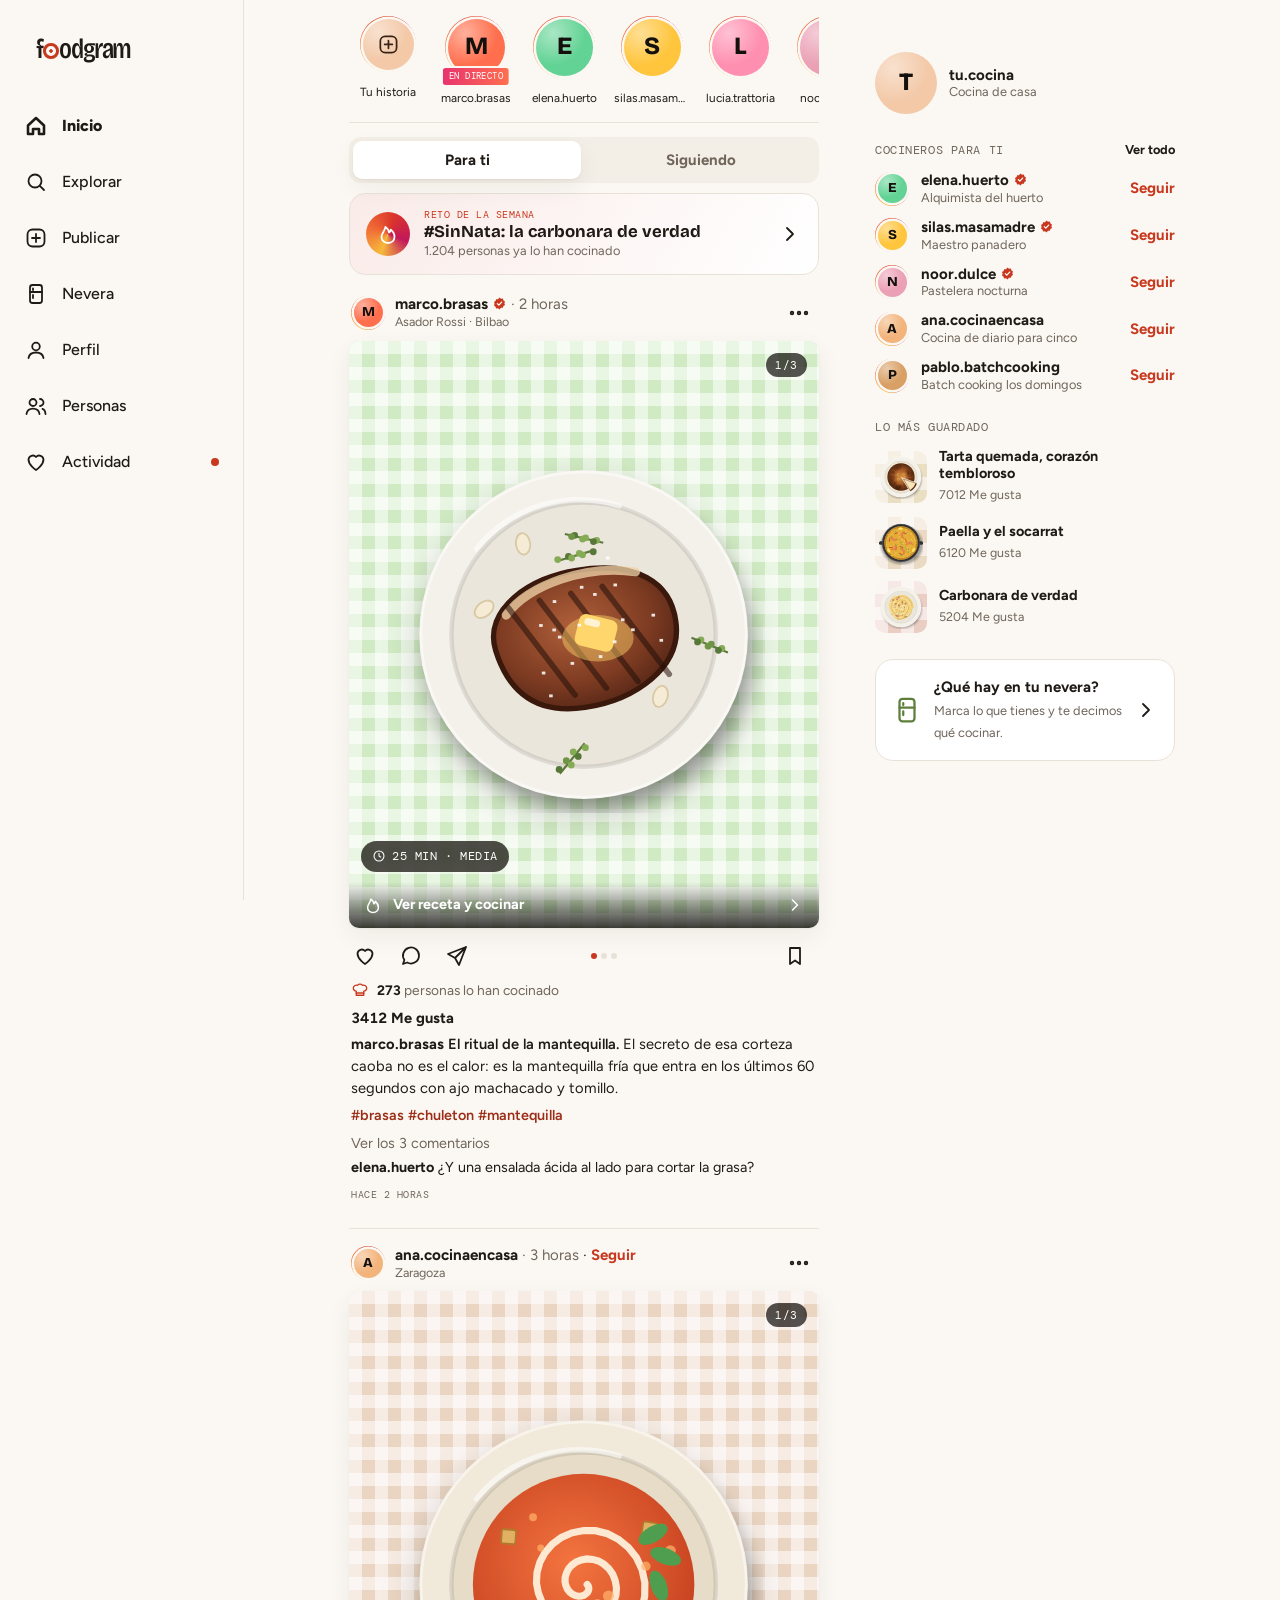
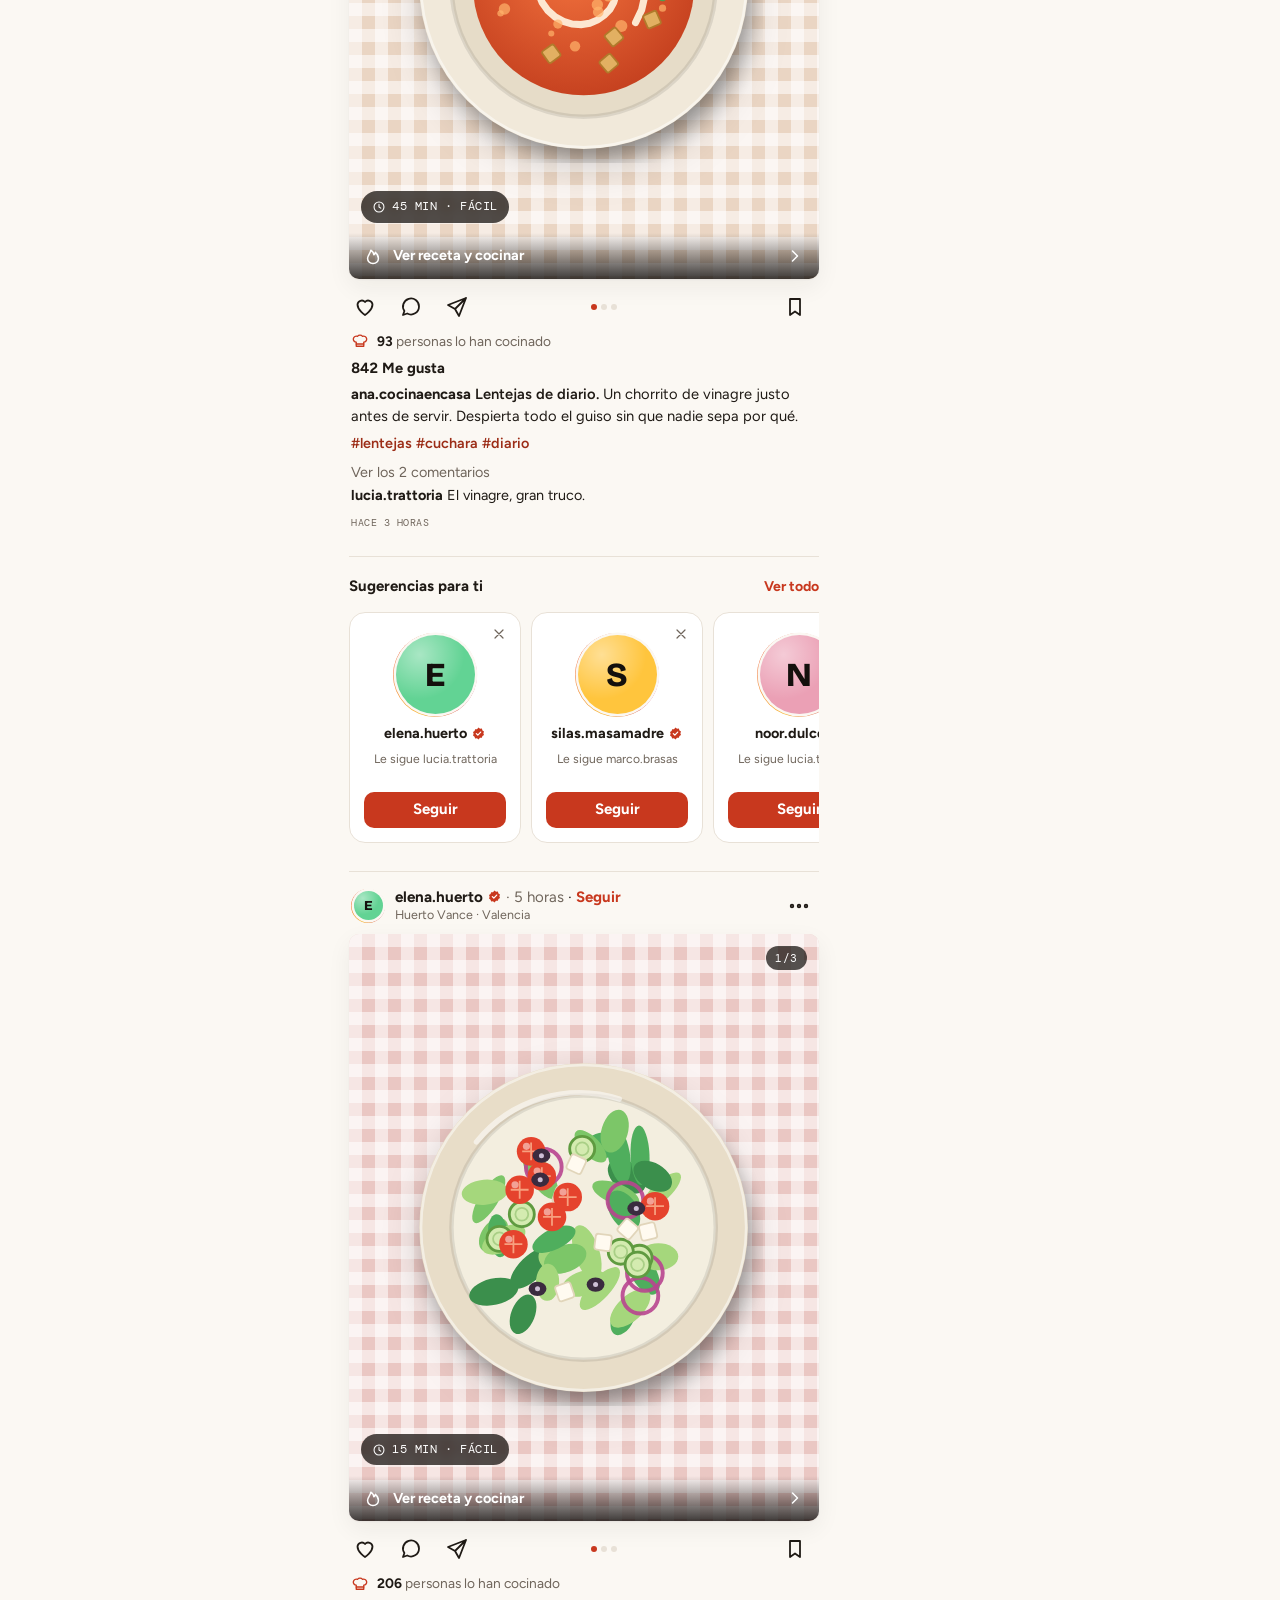
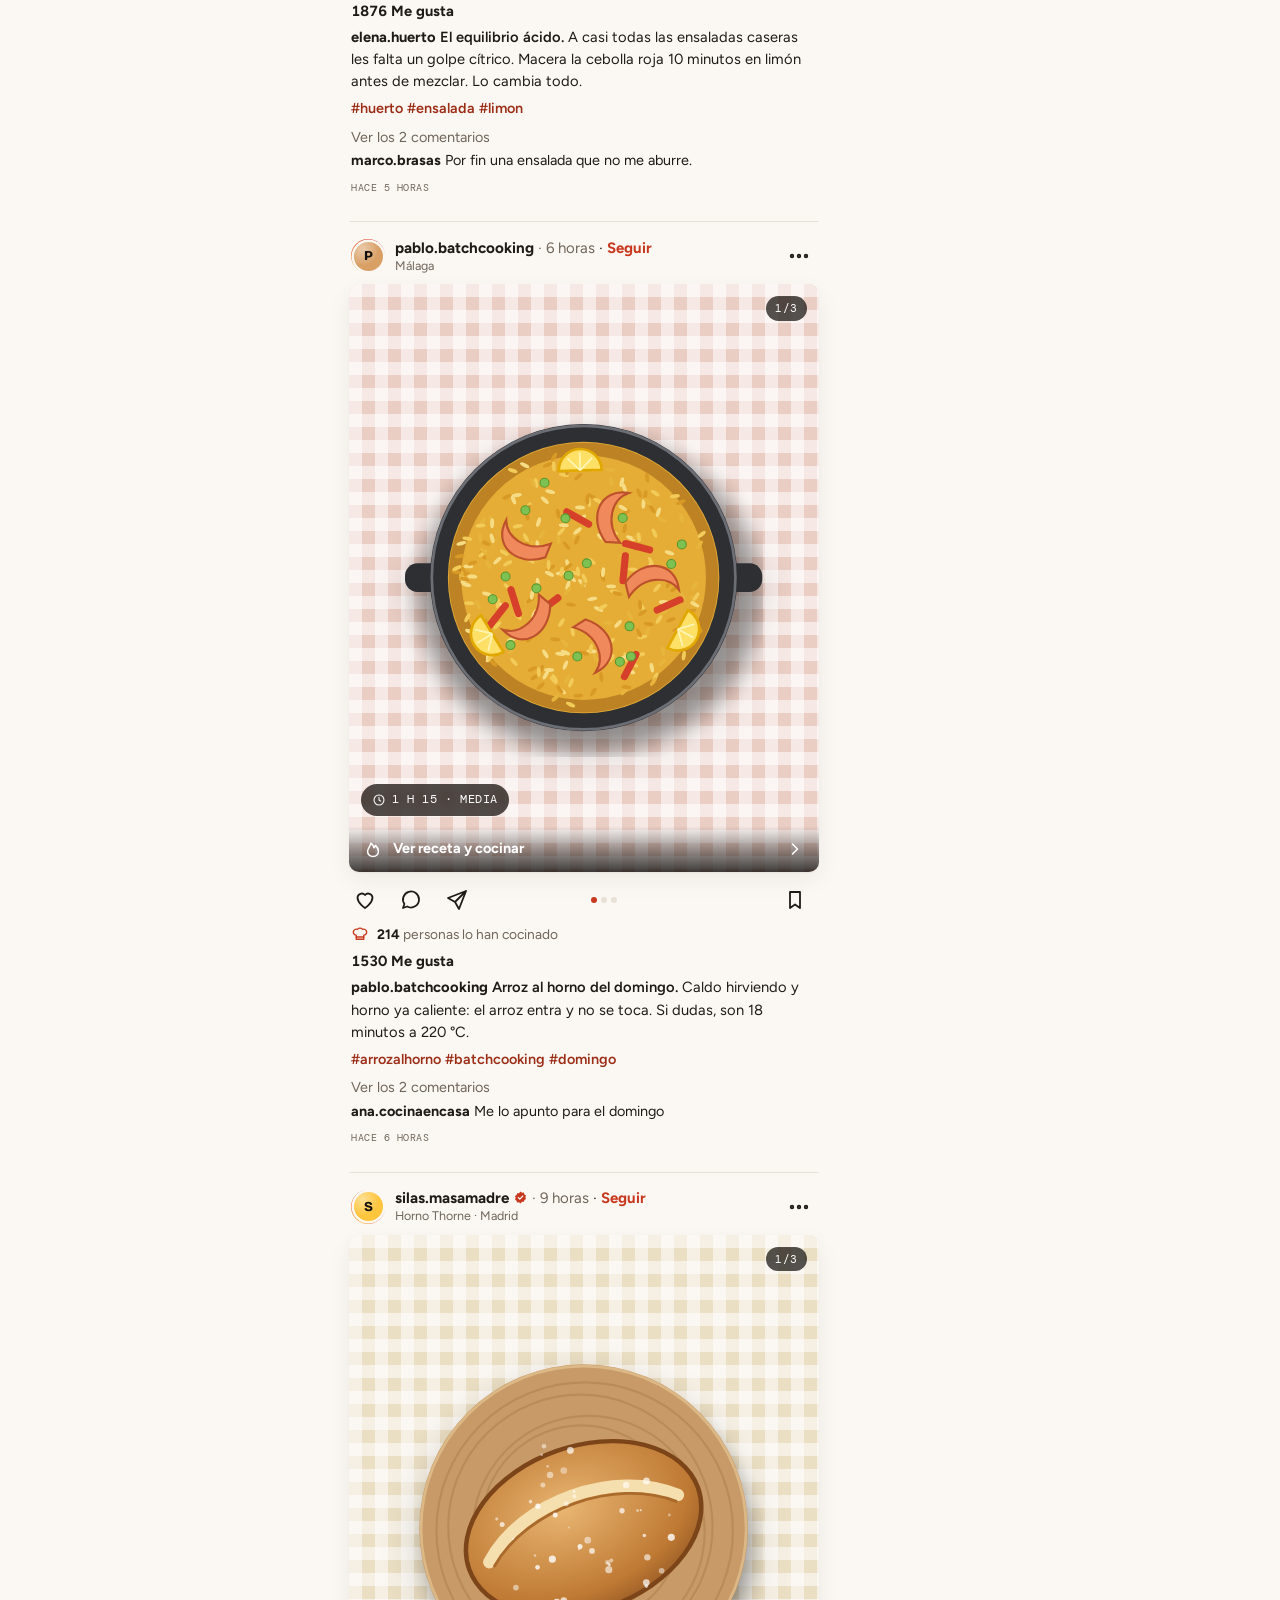
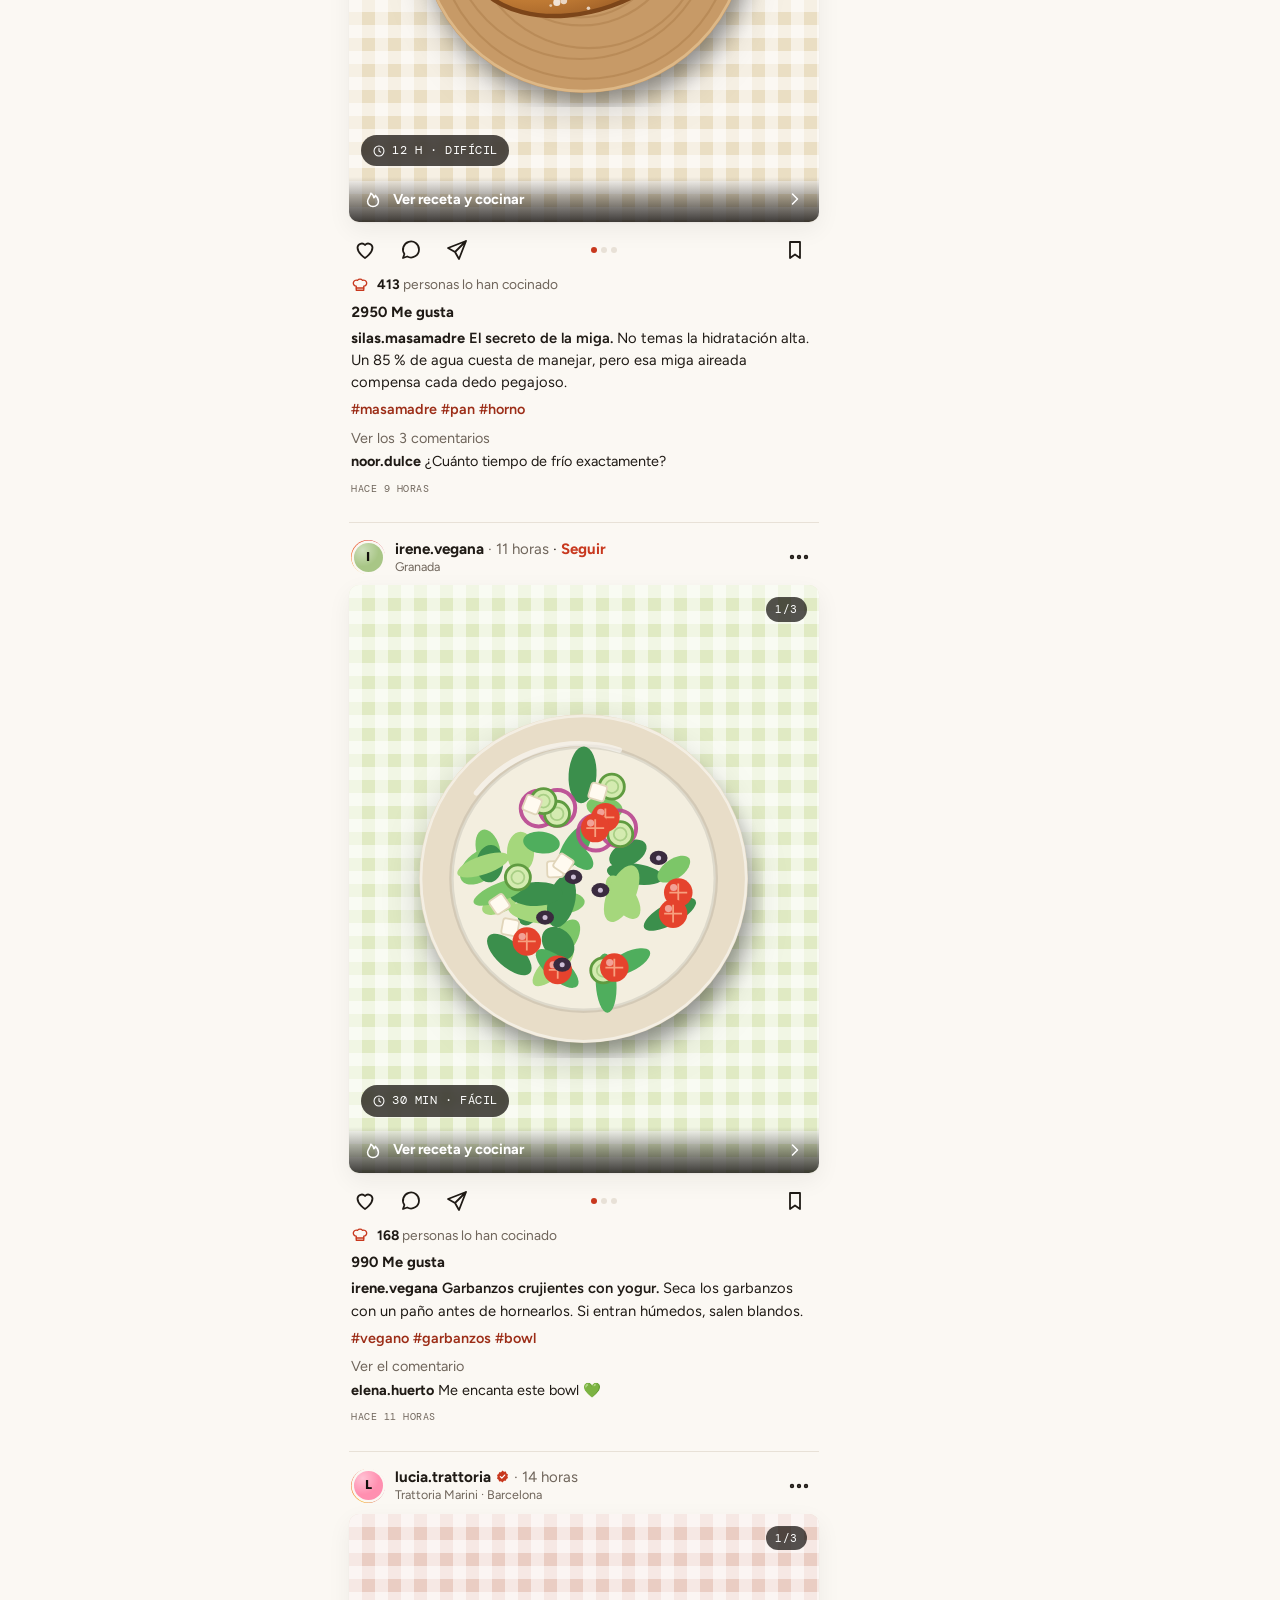
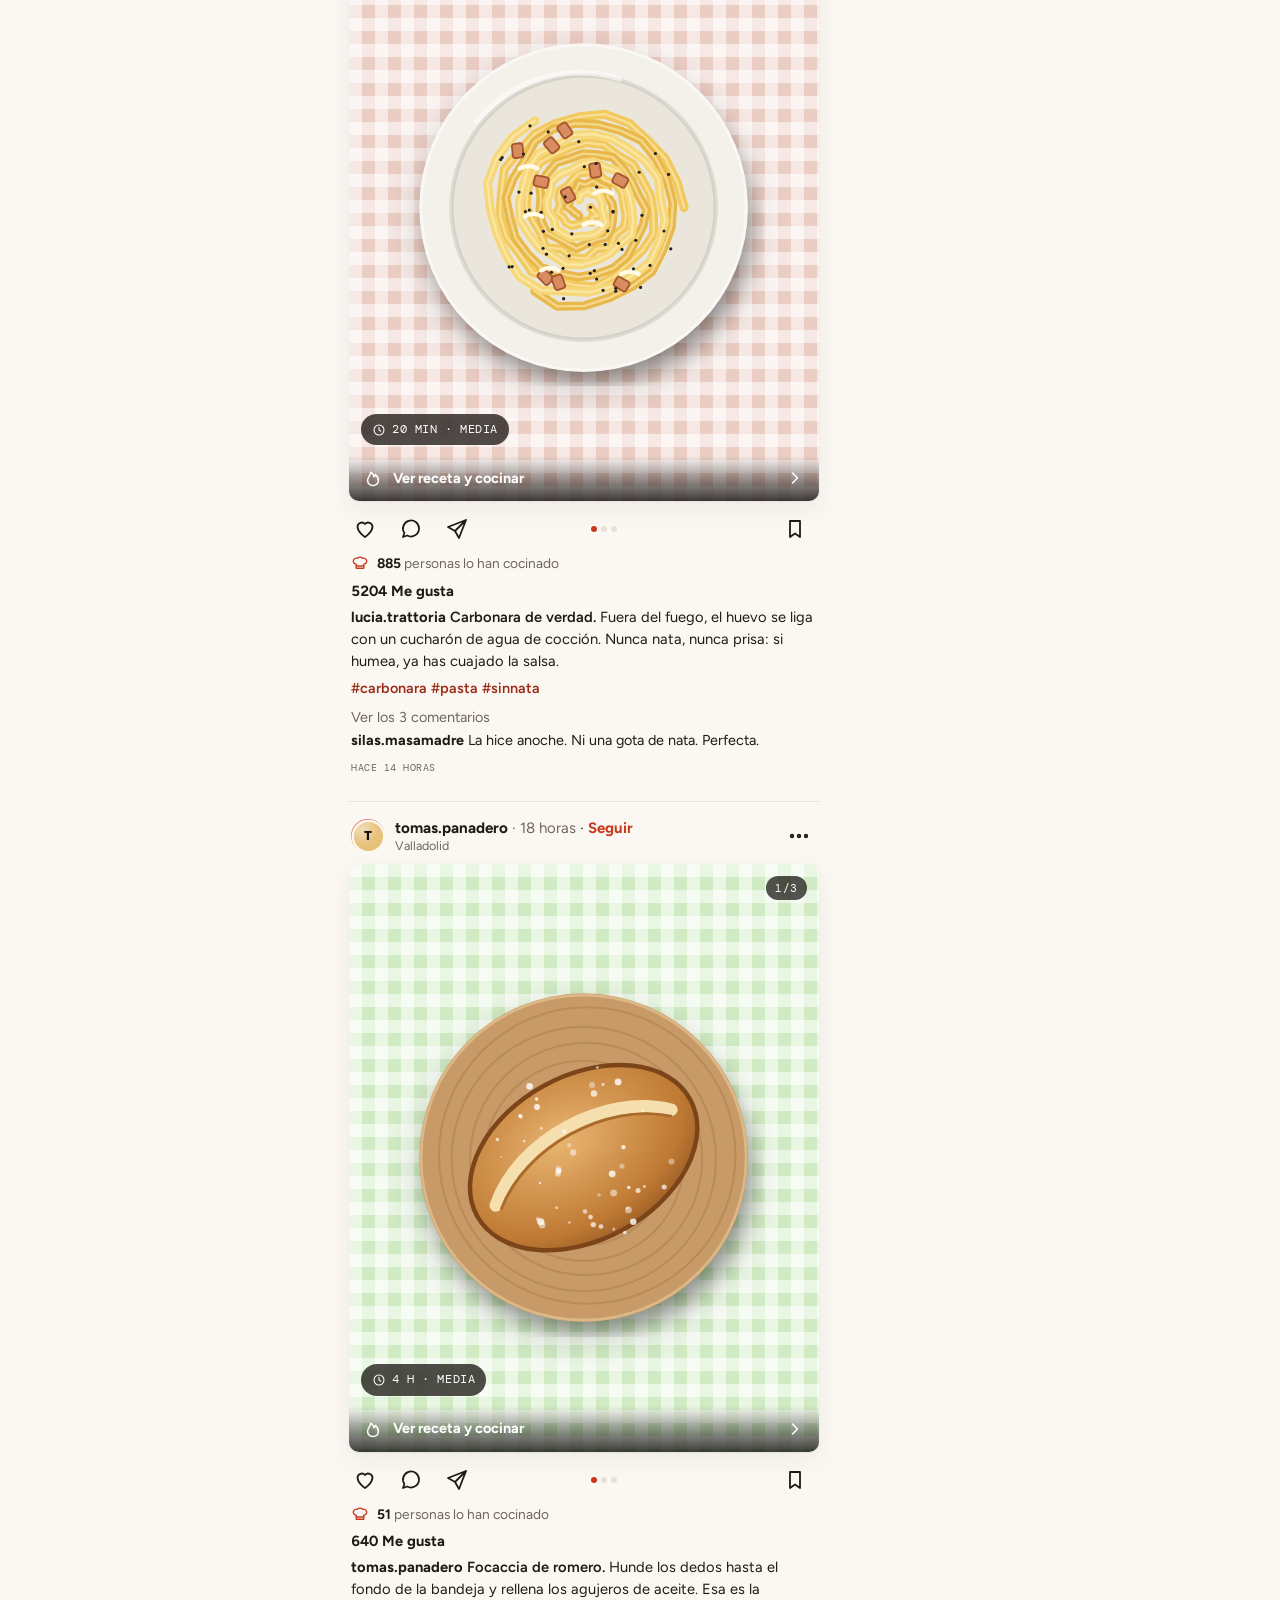
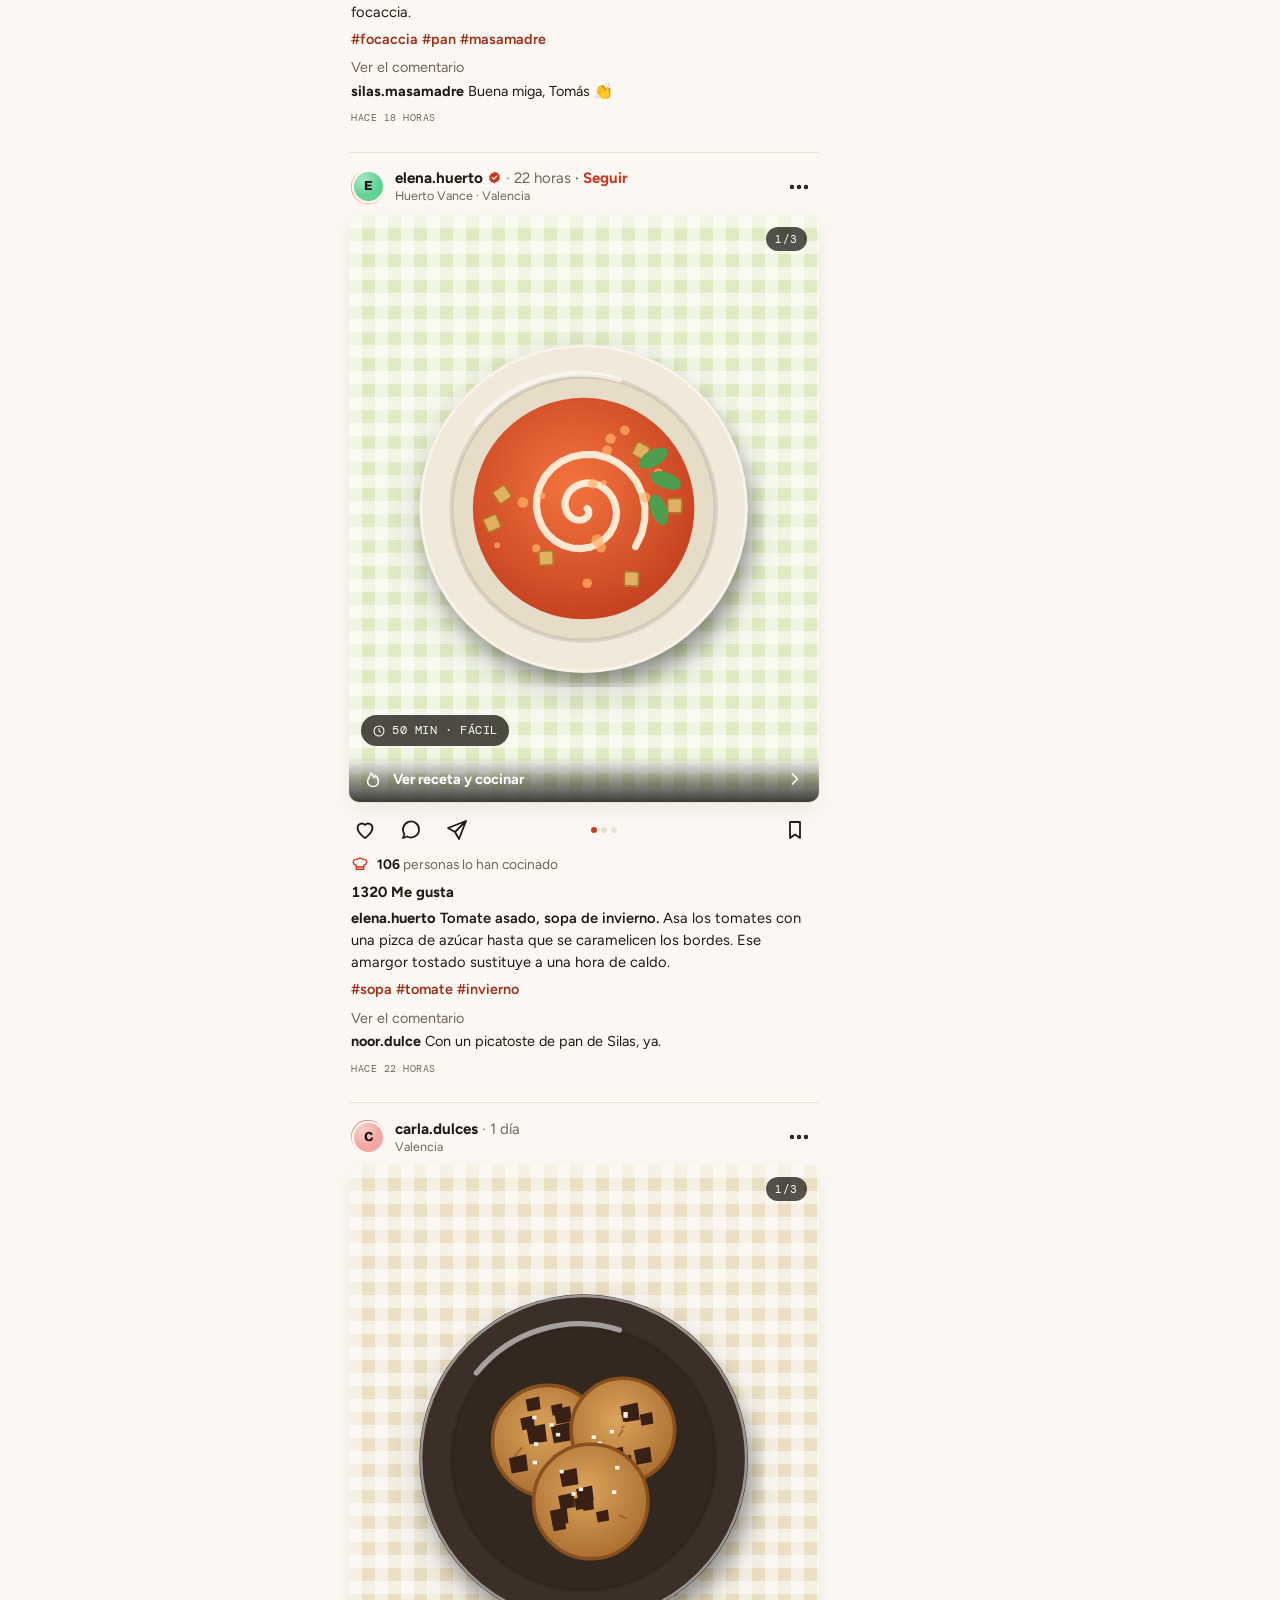
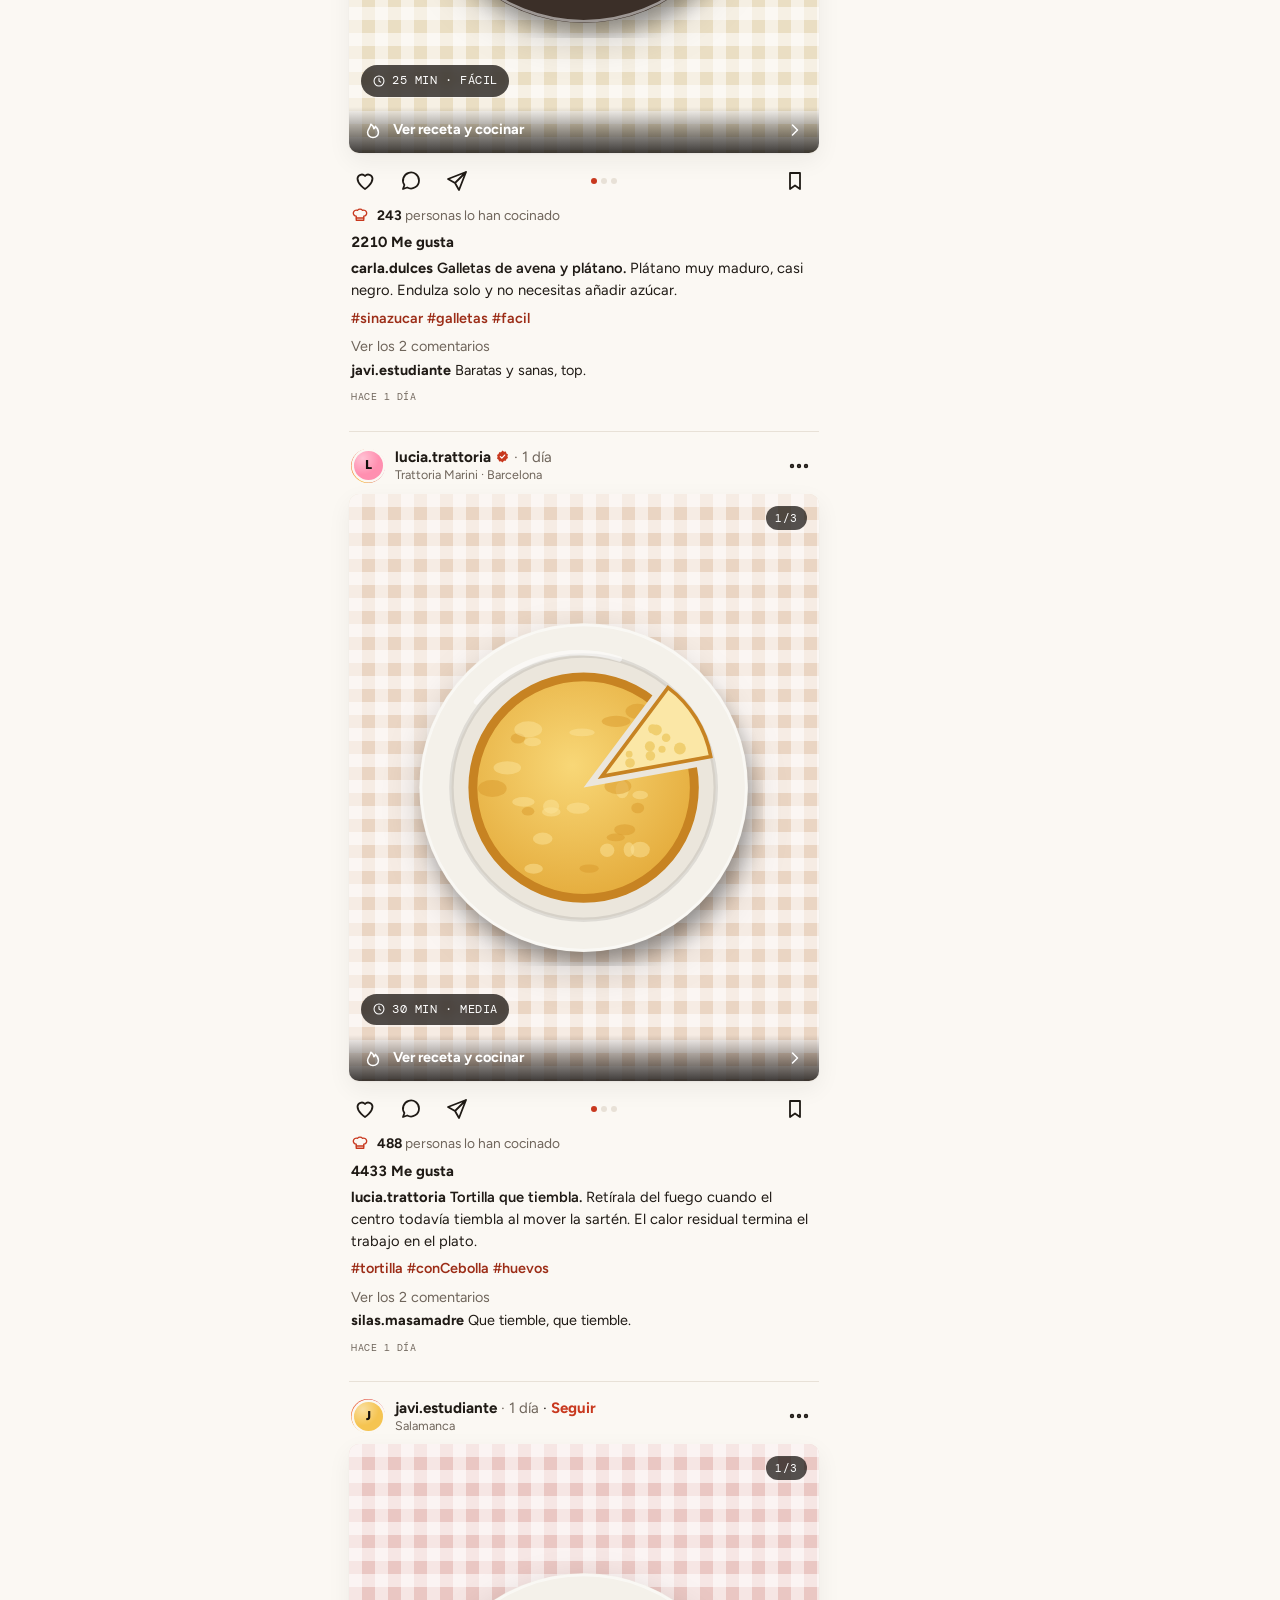
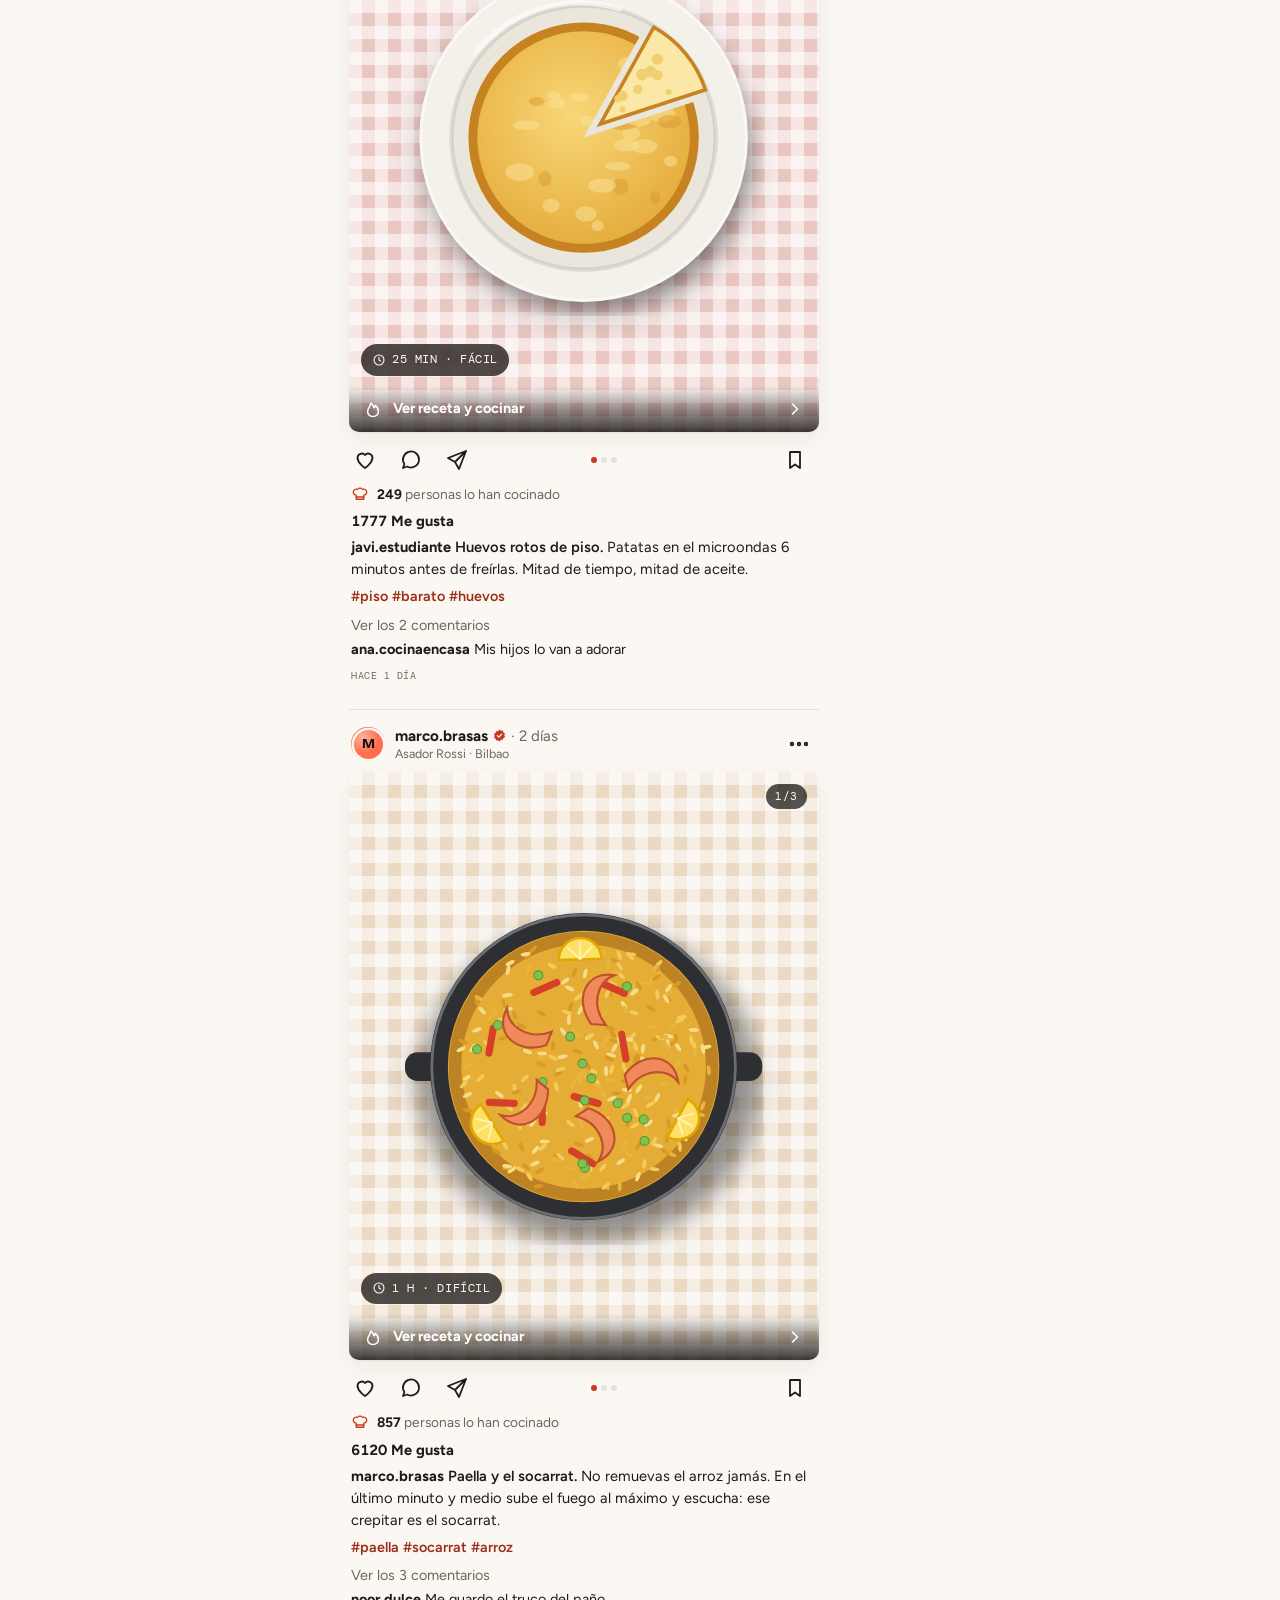
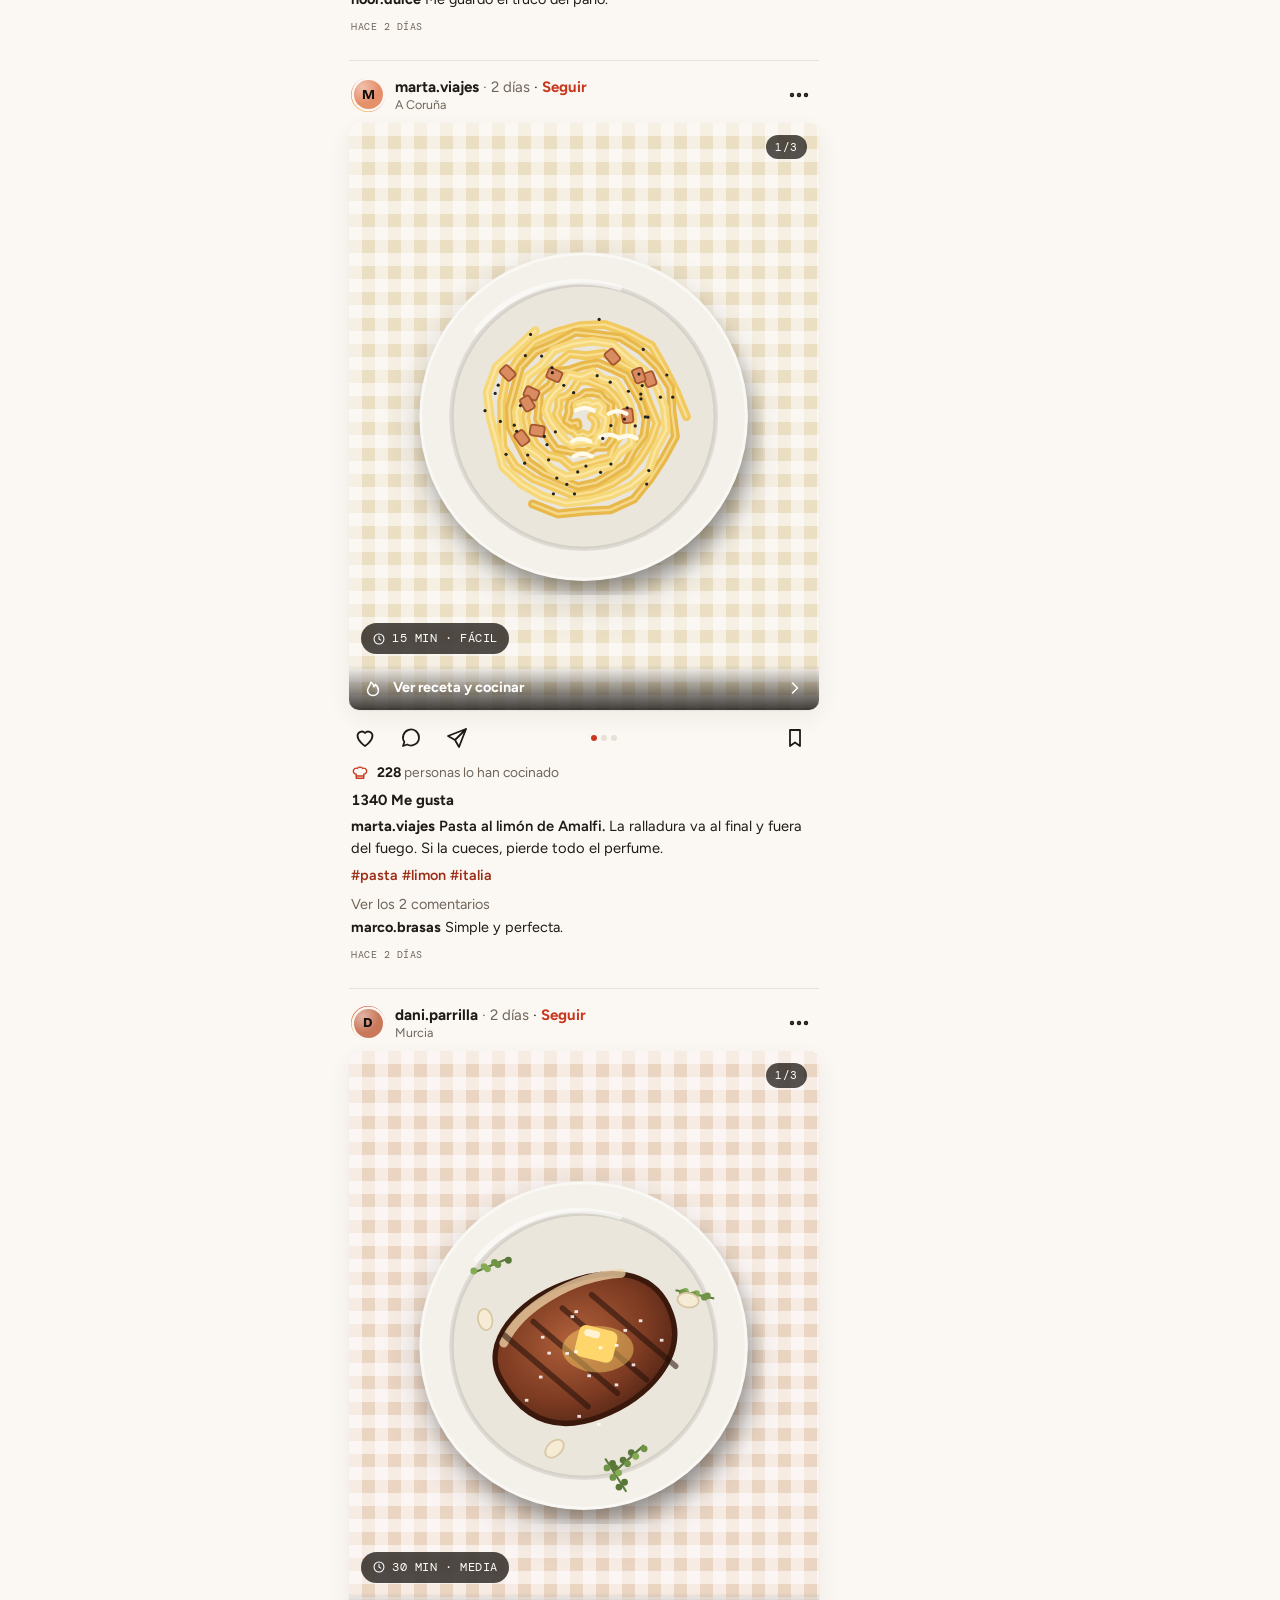
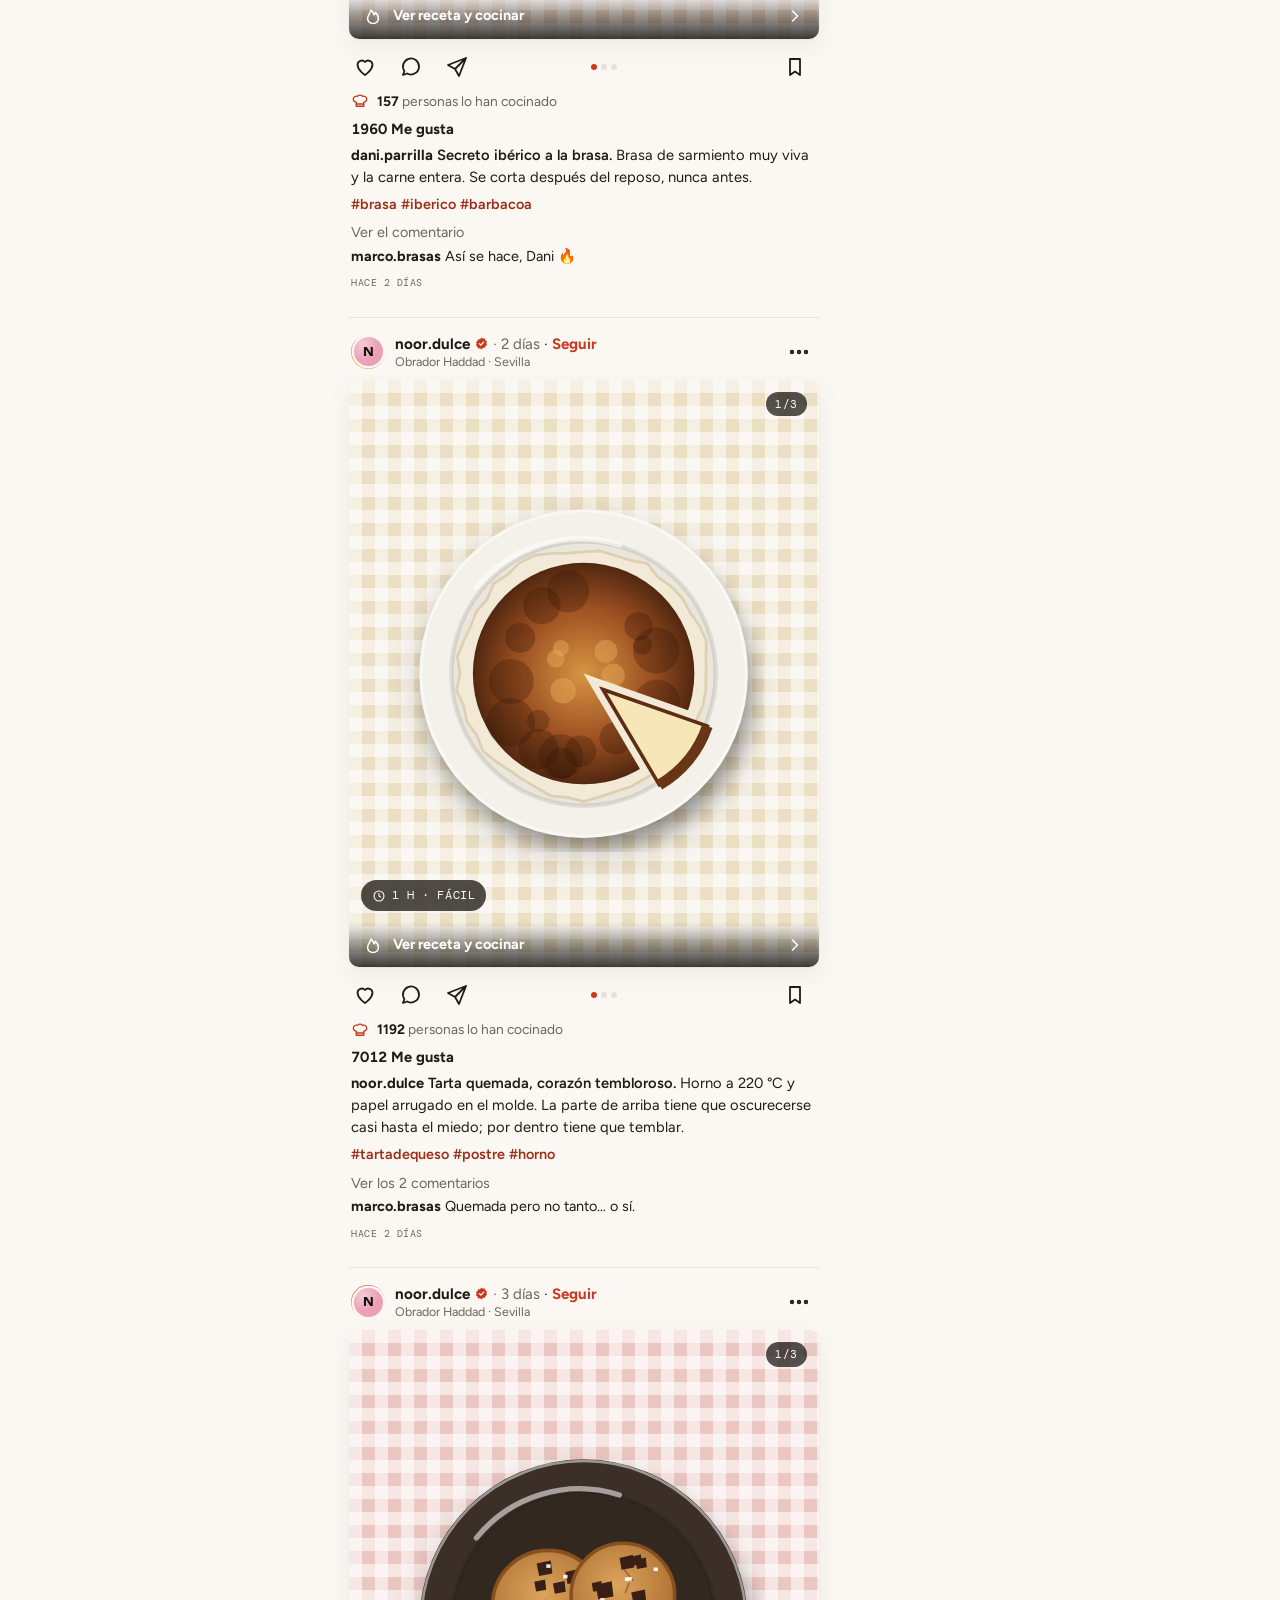
<file: index.html>
<!doctype html>
<html lang="es">
<head>
<meta charset="utf-8">
<meta name="viewport" content="width=device-width, initial-scale=1, viewport-fit=cover">
<title>Foodgram</title>
<meta name="description" content="Foodgram: recetas con su secreto. Gira el plato, ajusta raciones, cocina paso a paso con temporizador y descubre qué puedes hacer con lo que hay en tu nevera.">
<meta name="theme-color" content="#FBF8F3">
<meta property="og:type" content="website">
<meta property="og:title" content="Foodgram · Recetas con secreto">
<meta property="og:description" content="Cada receta guarda un truco. Gira el plato, revela el secreto y cocina paso a paso.">
<link rel="manifest" href="manifest.webmanifest">
<link rel="icon" href="data:image/svg+xml,%3Csvg xmlns='http://www.w3.org/2000/svg' viewBox='0 0 100 100'%3E%3Ccircle cx='50' cy='50' r='46' fill='%23f4f1ea'/%3E%3Ccircle cx='50' cy='50' r='30' fill='none' stroke='%23ff6f4d' stroke-width='10'/%3E%3Ccircle cx='50' cy='50' r='9' fill='%23ff6f4d'/%3E%3C/svg%3E">
<link rel="preconnect" href="https://fonts.googleapis.com">
<link rel="preconnect" href="https://fonts.gstatic.com" crossorigin>
<link rel="stylesheet" href="https://fonts.googleapis.com/css2?family=Bricolage+Grotesque:opsz,wdth,wght@12..96,75..100,400..800&family=DM+Mono:wght@400;500&family=Figtree:wght@400;500;600;700&display=swap">
<link rel="stylesheet" href="css/app.css">
</head>
<body>
<!--APP-->
<a class="skip" href="#contenido">Saltar al contenido</a>
<header class="top">
  <a class="wordmark" href="#/" data-go="" aria-label="Foodgram, inicio">f<span class="o" aria-hidden="true"></span>odgram</a>
  <div class="top-actions">
    <button class="icon-btn" id="theme" type="button" aria-label="Cambiar entre modo claro y oscuro"><svg class="icon" viewBox="0 0 24 24" aria-hidden="true"><path d="M20 13.5A8 8 0 1 1 10.5 4a6.5 6.5 0 0 0 9.5 9.5Z"/></svg></button>
    <a class="icon-btn" href="#/personas" data-go="personas" aria-label="Personas"><svg class="icon" viewBox="0 0 24 24" aria-hidden="true"><circle cx="9" cy="8.5" r="3.5"/><path d="M2.5 20c.5-3.4 3.1-5.3 6.5-5.3s6 1.9 6.5 5.3M16 5a3.5 3.5 0 0 1 0 7M18.5 14.9c1.8.6 2.8 2.3 3 5.1"/></svg></a>
    <a class="icon-btn" href="#/actividad" data-go="actividad" aria-label="Actividad"><svg class="icon" viewBox="0 0 24 24" aria-hidden="true"><path d="M12 20s-7.5-4.8-7.5-10.4A4.3 4.3 0 0 1 12 7a4.3 4.3 0 0 1 7.5 2.6C19.5 15.2 12 20 12 20Z"/></svg><i class="dot" id="act-dot"></i></a>
  </div>
</header>
<nav class="dock" id="dock" aria-label="Principal"></nav>
<main id="contenido" tabindex="-1"></main>
<div class="sheet" id="sheet" hidden></div>
<div class="story" id="story" role="dialog" aria-modal="true" aria-label="Historia" hidden></div>
<div class="cook" id="cook" role="dialog" aria-modal="true" aria-label="Modo cocina" hidden></div>
<div class="toast" id="toast" role="status" hidden></div>
<noscript><p>Foodgram necesita JavaScript.</p></noscript>
<!--/APP-->
<script src="js/data.js"></script>
<script src="js/plates.js"></script>
<script src="js/app.js"></script>
</body>
</html>
</file>
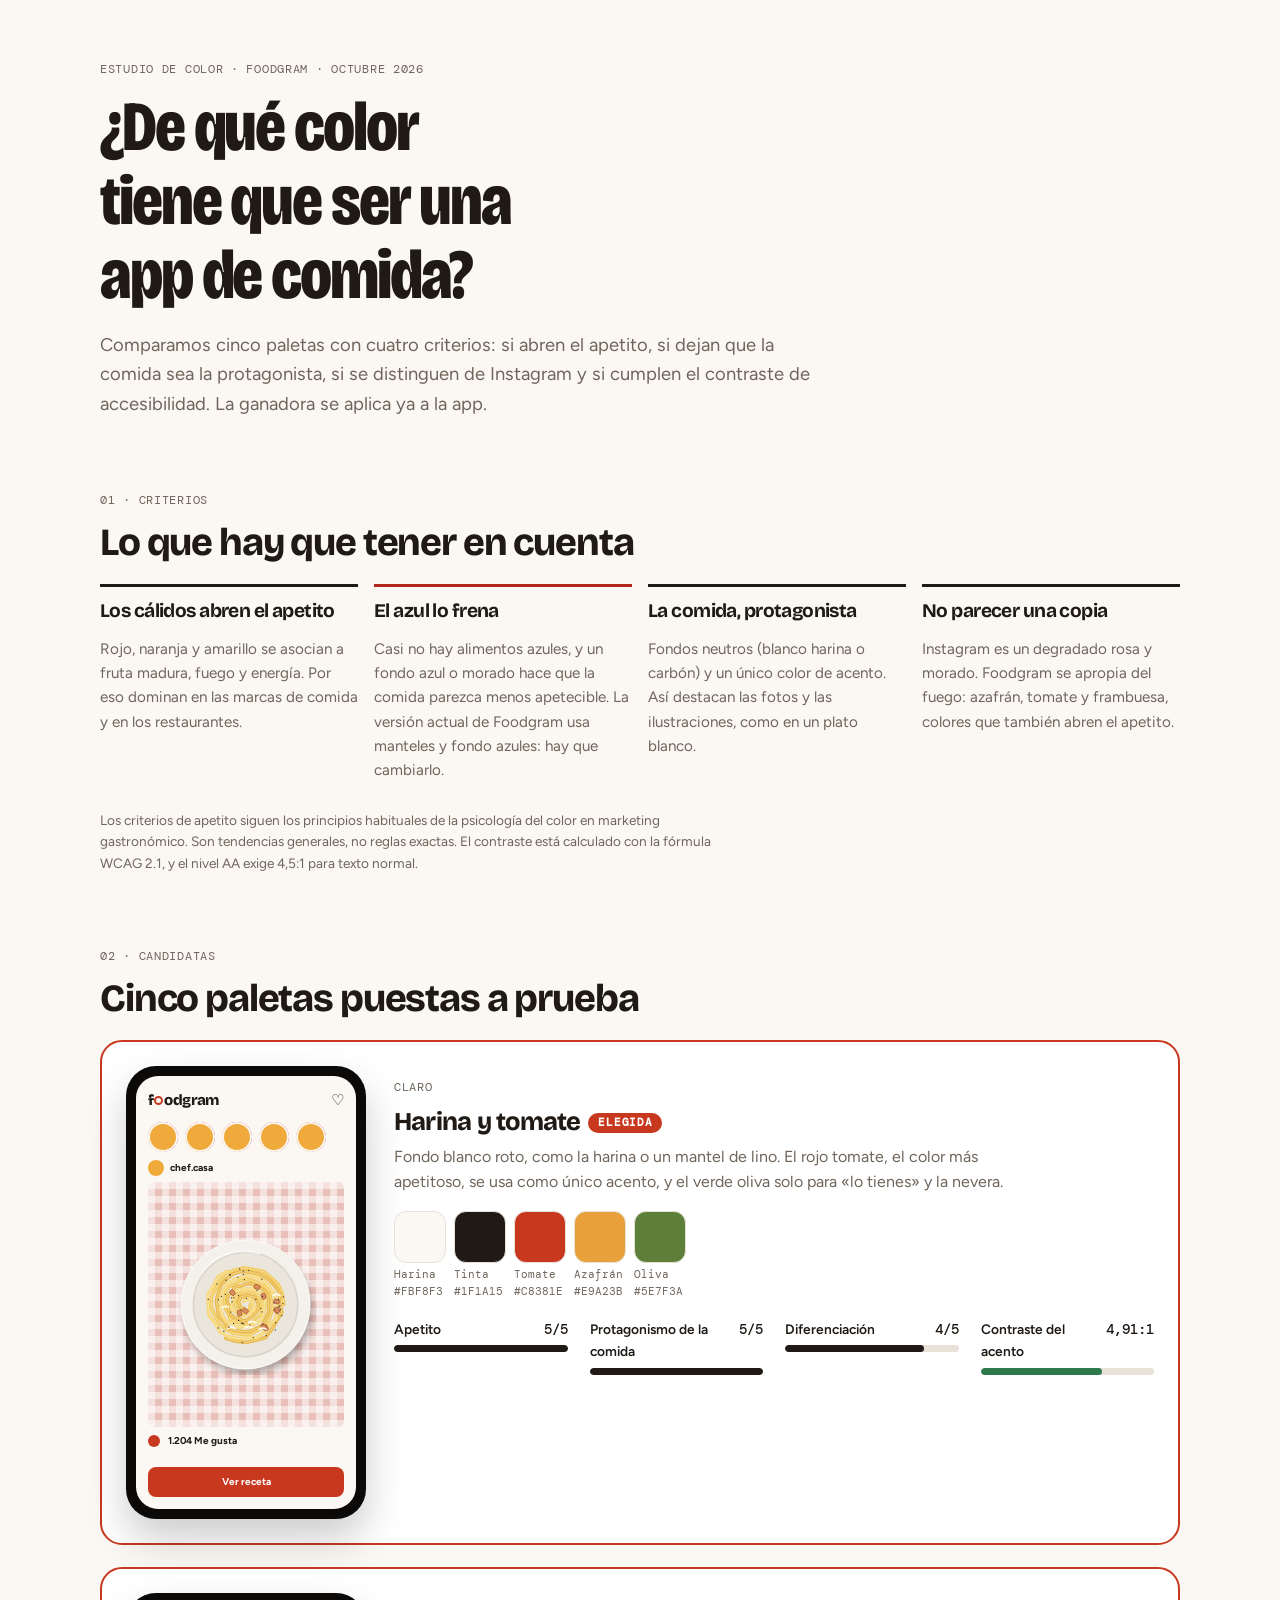
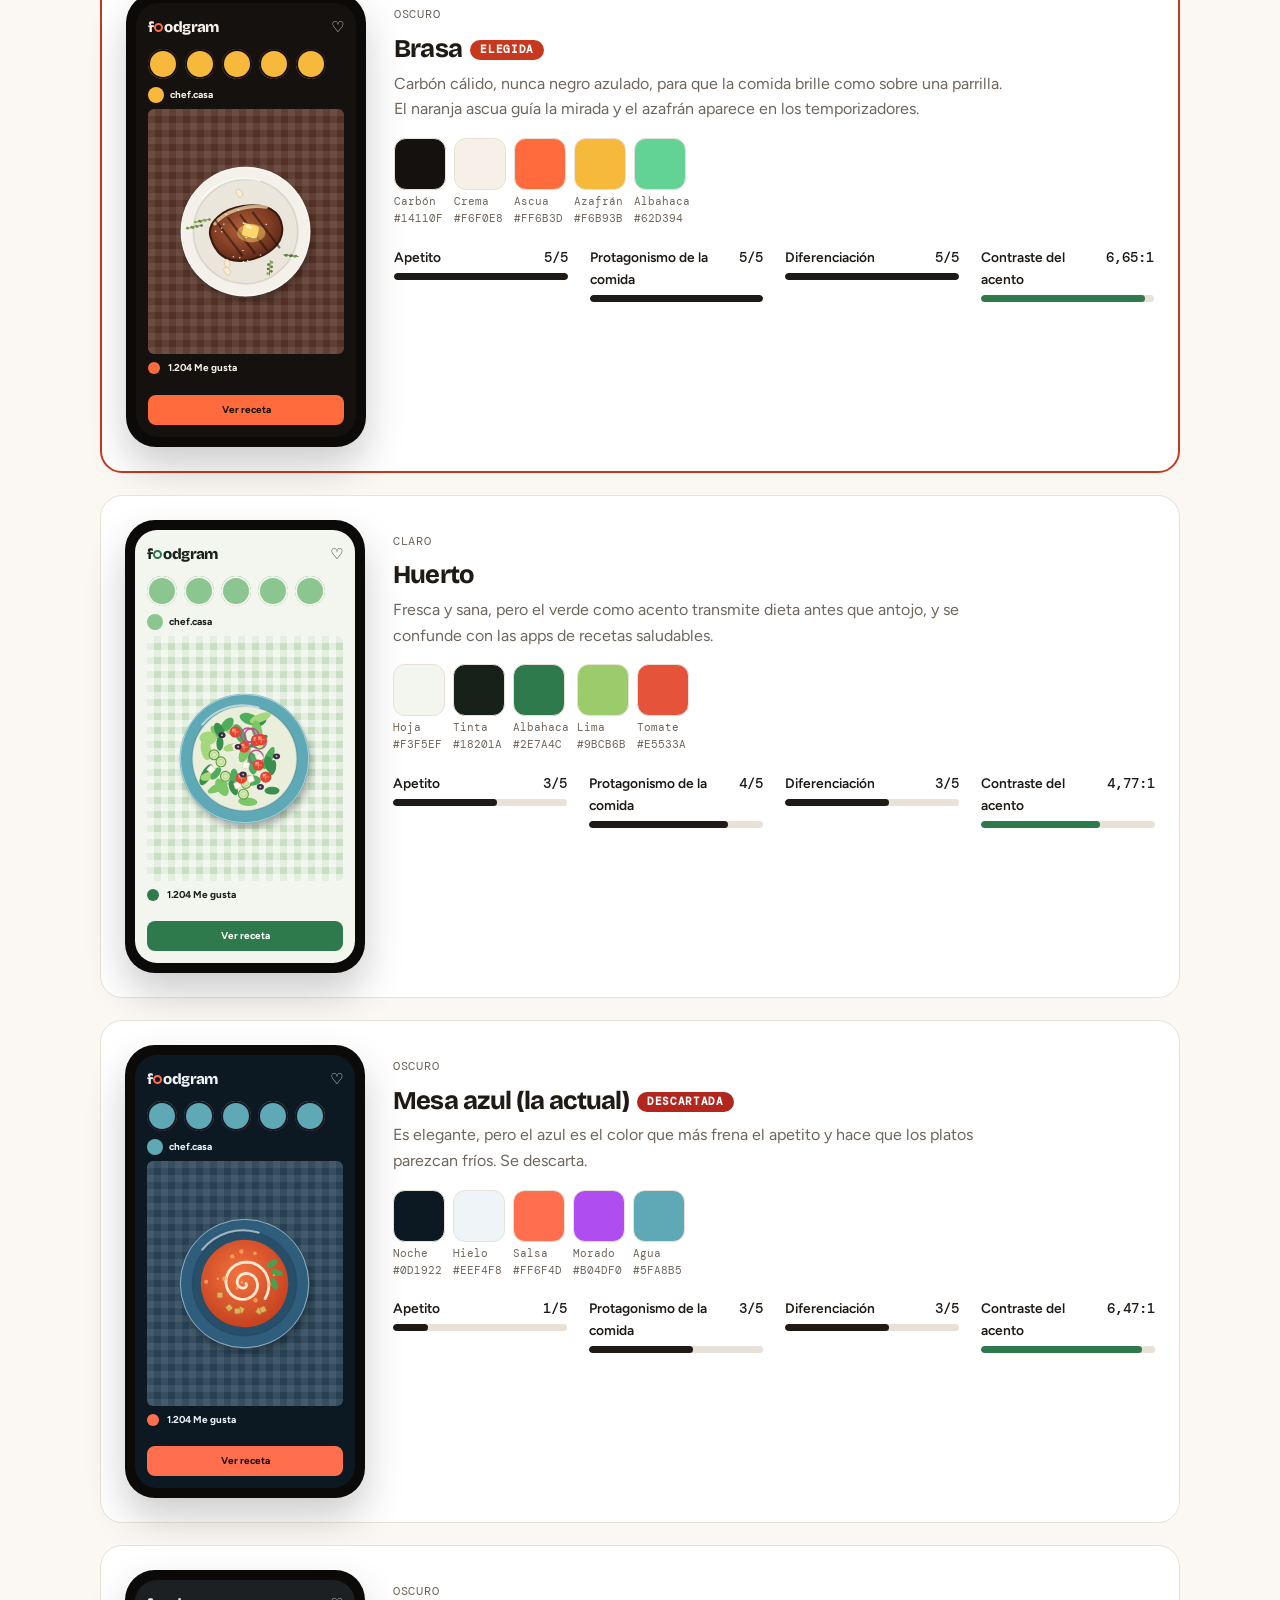
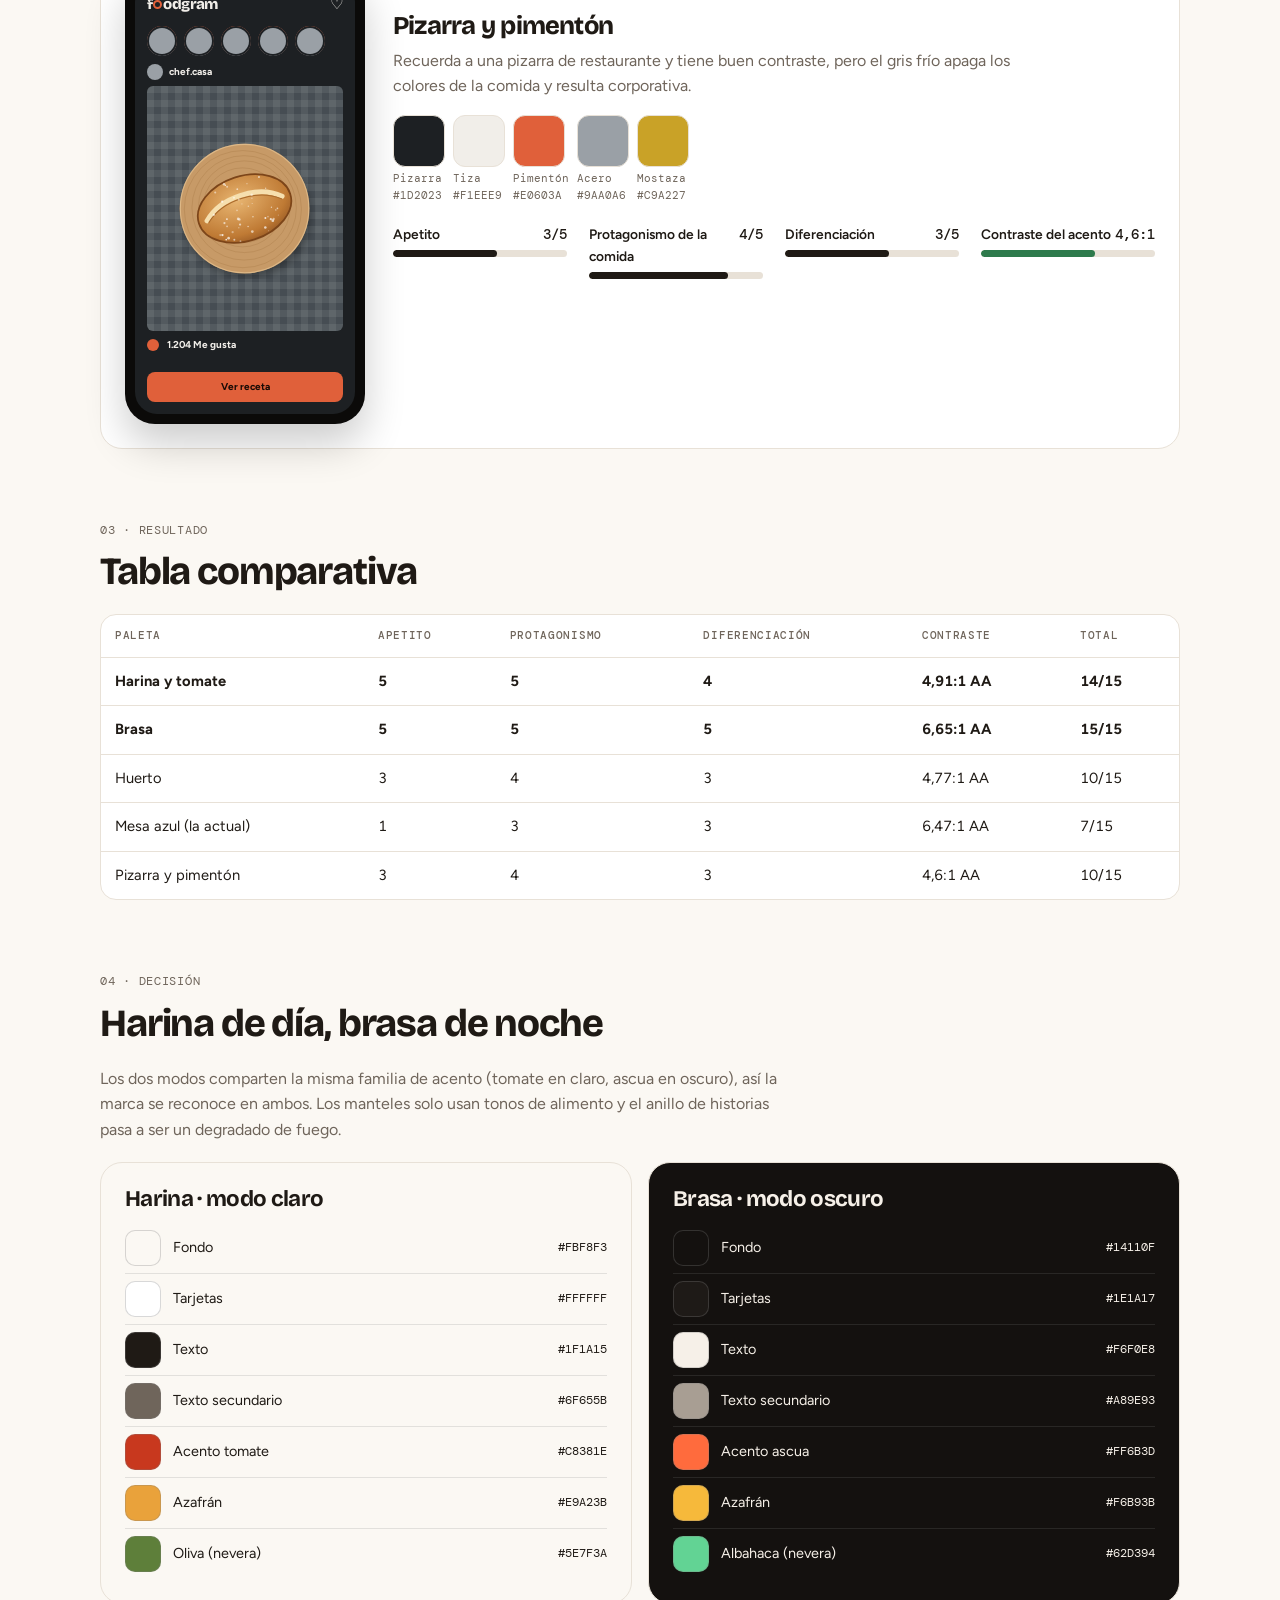
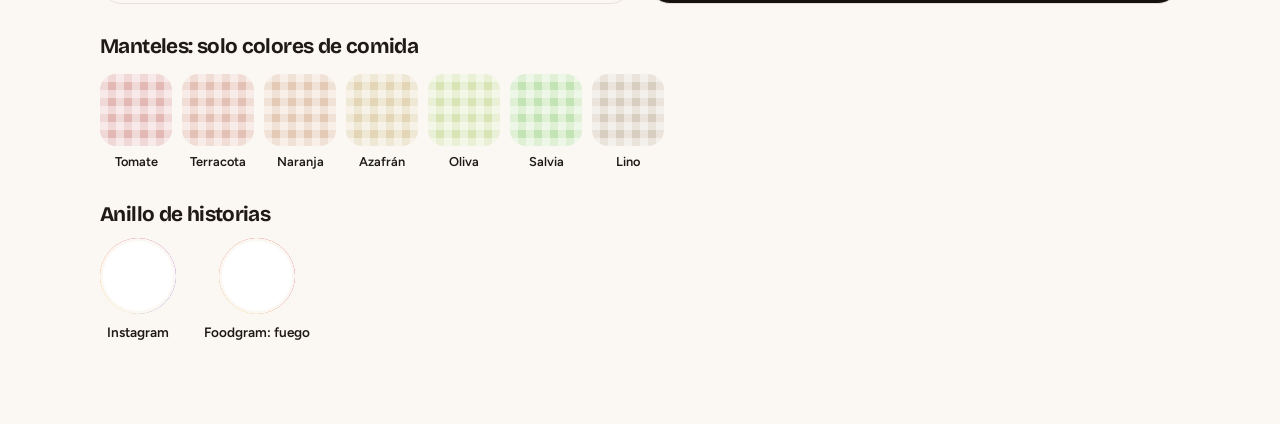
<file: docs/estudio-color.html>
<!doctype html><html lang="es"><head><meta charset="utf-8"><meta name="viewport" content="width=device-width, initial-scale=1"><title>Estudio de color Foodgram</title>
<meta name="claude:viewport-fit-sides" content="cover">
<link rel="stylesheet" href="https://fonts.googleapis.com/css2?family=Bricolage+Grotesque:opsz,wdth,wght@12..96,75..100,400..800&family=DM+Mono:wght@400;500&family=Figtree:wght@400;500;600;700&display=swap">
<style>
/* Informe editorial a una columna; cada candidata es una ficha con maqueta viva y puntuación. */
:root{--bg:#FBF8F3;--surface:#fff;--line:#E8E1D7;--ink:#1F1A15;--muted:#6F655B;--acc:#C8381E;--ok:#2E7A4C;--bad:#B3261E;
  --display:"Bricolage Grotesque","Arial Narrow",system-ui,sans-serif;--body:"Figtree",system-ui,sans-serif;--mono:"DM Mono",ui-monospace,monospace}
@media (prefers-color-scheme:dark){:root:not([data-theme="light"]){--bg:#14110F;--surface:#1E1A17;--line:#332D28;--ink:#F6F0E8;--muted:#A89E93;--acc:#FF6B3D;--ok:#62D394;--bad:#FF8A80;color-scheme:dark}}
:root[data-theme="dark"]{--bg:#14110F;--surface:#1E1A17;--line:#332D28;--ink:#F6F0E8;--muted:#A89E93;--acc:#FF6B3D;--ok:#62D394;--bad:#FF8A80;color-scheme:dark}
*{box-sizing:border-box}
body{margin:0;background:var(--bg);color:var(--ink);font-family:var(--body);font-size:16px;line-height:1.6;padding-left:max(16px,env(safe-area-inset-left,0px));padding-right:max(16px,env(safe-area-inset-right,0px))}
.page{max-width:1080px;margin:0 auto;padding-block:48px 80px}
h1,h2,h3{font-family:var(--display);line-height:1.05;margin:0;letter-spacing:-.03em;text-wrap:balance}
.mono{font-family:var(--mono);font-size:.74rem;letter-spacing:.06em;text-transform:uppercase;color:var(--muted)}
header h1{font-size:clamp(2.4rem,6vw,4.4rem);font-weight:800;font-variation-settings:"wdth" 80;margin:12px 0 18px;max-width:16ch}
header p{font-size:1.15rem;color:var(--muted);max-width:60ch}
section{margin-top:72px}
section>h2{font-size:clamp(1.7rem,3.4vw,2.4rem);font-weight:750;margin:8px 0 22px}
.principles{display:grid;grid-template-columns:repeat(auto-fit,minmax(230px,1fr));gap:16px}
.pr{border-top:3px solid var(--ink);padding-top:14px}
.pr h3{font-size:1.2rem;margin-bottom:8px}
.pr p{color:var(--muted);font-size:.95rem}
.pr.warn{border-color:var(--bad)}
.cands{display:flex;flex-direction:column;gap:22px}
.cand{display:grid;grid-template-columns:240px minmax(0,1fr);gap:28px;background:var(--surface);border:1px solid var(--line);border-radius:22px;padding:24px;align-items:start}
.cand.win{border:2px solid var(--acc)}
.badge{display:inline-block;font-family:var(--mono);font-size:.7rem;letter-spacing:.06em;text-transform:uppercase;padding:4px 10px;border-radius:999px;background:var(--acc);color:#fff;margin-left:8px;vertical-align:middle}
.badge.no{background:var(--bad)}
.cand h3{font-size:1.6rem;font-weight:750}
.cand .why{color:var(--muted);margin:8px 0 16px;max-width:62ch}
.sw{display:flex;gap:8px;flex-wrap:wrap;margin-bottom:18px}
.sw span{display:flex;flex-direction:column;gap:4px;font-family:var(--mono);font-size:.66rem;color:var(--muted)}
.sw i{width:52px;height:52px;border-radius:12px;border:1px solid var(--line);display:block}
.scores{display:grid;grid-template-columns:repeat(auto-fit,minmax(170px,1fr));gap:10px 22px}
.sc{display:flex;flex-direction:column;gap:5px}
.sc div{display:flex;justify-content:space-between;font-size:.86rem;font-weight:600}
.sc div b{font-family:var(--mono);font-weight:500}
.bar{height:7px;border-radius:7px;background:var(--line);overflow:hidden}
.bar i{display:block;height:100%;border-radius:7px;background:var(--ink)}
/* Maqueta de teléfono */
.phone{width:100%;max-width:240px;aspect-ratio:9/17;border-radius:30px;padding:10px;background:#0b0a09;box-shadow:0 20px 40px rgba(0,0,0,.2)}
.screen{height:100%;border-radius:22px;overflow:hidden;background:var(--p-bg);color:var(--p-ink);display:flex;flex-direction:column;font-size:10px}
.s-top{display:flex;justify-content:space-between;align-items:center;padding:12px 12px 6px;font-family:var(--display);font-weight:800;font-size:15px;letter-spacing:-.04em}
.s-top i{width:9px;height:9px;border-radius:50%;border:2px solid var(--p-acc);display:inline-block;margin:0 1px}
.s-st{display:flex;gap:7px;padding:4px 12px 8px}
.s-st b{width:30px;height:30px;border-radius:50%;background:var(--p-ring);padding:2px;display:block}
.s-st b::after{content:"";display:block;width:100%;height:100%;border-radius:50%;background:var(--p-av);box-shadow:0 0 0 2px var(--p-bg)}
.s-post{padding:0 12px;display:flex;flex-direction:column;gap:6px;flex:1}
.s-h{display:flex;gap:6px;align-items:center;font-weight:700}
.s-h i{width:16px;height:16px;border-radius:50%;background:var(--p-av)}
.s-m{border-radius:6px;aspect-ratio:4/5;display:grid;place-items:center;padding:14%;
  background-color:var(--p-mantel);background-image:linear-gradient(90deg,var(--p-cuadro) 50%,transparent 50%),linear-gradient(var(--p-cuadro) 50%,transparent 50%);background-size:14px 14px}
.s-m svg{width:100%}
.s-a{display:flex;gap:8px;align-items:center;font-weight:700}
.s-a span{width:12px;height:12px;border-radius:50%;background:var(--p-acc)}
.s-btn{margin-top:auto;margin-bottom:12px;background:var(--p-acc);color:var(--p-on);border-radius:8px;text-align:center;padding:7px;font-weight:700}
table{width:100%;border-collapse:collapse;font-size:.92rem;min-width:620px}
.tw{overflow-x:auto;border:1px solid var(--line);border-radius:16px;background:var(--surface)}
th,td{text-align:left;padding:12px 14px;border-bottom:1px solid var(--line)}
th{font-family:var(--mono);font-size:.7rem;letter-spacing:.06em;text-transform:uppercase;color:var(--muted);font-weight:500}
td{font-variant-numeric:tabular-nums}
tr:last-child td{border-bottom:0}
tr.win td{font-weight:700}
.final{display:grid;grid-template-columns:1fr 1fr;gap:16px}
.mode{border-radius:22px;padding:24px;border:1px solid var(--line)}
.mode h3{font-size:1.4rem;margin-bottom:12px}
.tok{display:grid;grid-template-columns:36px 1fr auto;gap:12px;align-items:center;padding:7px 0;border-bottom:1px solid rgba(127,127,127,.2);font-size:.9rem}
.tok:last-child{border:0}
.tok i{width:36px;height:36px;border-radius:10px;border:1px solid rgba(127,127,127,.3)}
.tok code{font-family:var(--mono);font-size:.78rem}
.mantels{display:flex;gap:10px;flex-wrap:wrap;margin-top:16px}
.mantels span{display:flex;flex-direction:column;align-items:center;gap:6px;font-size:.8rem;font-weight:600}
.mantels i{width:72px;height:72px;border-radius:16px;background-image:linear-gradient(90deg,rgba(255,255,255,.45) 50%,transparent 50%),linear-gradient(rgba(255,255,255,.45) 50%,transparent 50%);background-size:16px 16px}
.ringdemo{display:flex;gap:28px;align-items:center;flex-wrap:wrap;margin-top:12px}
.ringdemo div{display:flex;flex-direction:column;align-items:center;gap:8px;font-size:.85rem;font-weight:600}
.ringdemo b{width:76px;height:76px;border-radius:50%;padding:3px;display:block}
.ringdemo b::after{content:"";display:block;width:100%;height:100%;border-radius:50%;background:var(--surface);box-shadow:0 0 0 3px var(--bg)}
.note{color:var(--muted);font-size:.85rem;margin-top:12px;max-width:70ch}
@media (max-width:760px){.cand{grid-template-columns:1fr}.phone{margin:0 auto}.final{grid-template-columns:1fr}}
</style>
</head><body><div class="page">
<header><p class="mono">Estudio de color · Foodgram · Octubre 2026</p>
<h1>¿De qué color tiene que ser una app de comida?</h1>
<p>Comparamos cinco paletas con cuatro criterios: si abren el apetito, si dejan que la comida sea la protagonista, si se distinguen de Instagram y si cumplen el contraste de accesibilidad. La ganadora se aplica ya a la app.</p></header>

<section><p class="mono">01 · Criterios</p><h2>Lo que hay que tener en cuenta</h2>
<div class="principles">
<div class="pr"><h3>Los cálidos abren el apetito</h3><p>Rojo, naranja y amarillo se asocian a fruta madura, fuego y energía. Por eso dominan en las marcas de comida y en los restaurantes.</p></div>
<div class="pr warn"><h3>El azul lo frena</h3><p>Casi no hay alimentos azules, y un fondo azul o morado hace que la comida parezca menos apetecible. La versión actual de Foodgram usa manteles y fondo azules: hay que cambiarlo.</p></div>
<div class="pr"><h3>La comida, protagonista</h3><p>Fondos neutros (blanco harina o carbón) y un único color de acento. Así destacan las fotos y las ilustraciones, como en un plato blanco.</p></div>
<div class="pr"><h3>No parecer una copia</h3><p>Instagram es un degradado rosa y morado. Foodgram se apropia del fuego: azafrán, tomate y frambuesa, colores que también abren el apetito.</p></div>
</div>
<p class="note">Los criterios de apetito siguen los principios habituales de la psicología del color en marketing gastronómico. Son tendencias generales, no reglas exactas. El contraste está calculado con la fórmula WCAG 2.1, y el nivel AA exige 4,5:1 para texto normal.</p>
</section>

<section><p class="mono">02 · Candidatas</p><h2>Cinco paletas puestas a prueba</h2><div class="cands" id="cands"></div></section>

<section><p class="mono">03 · Resultado</p><h2>Tabla comparativa</h2><div class="tw"><table id="tabla"></table></div></section>

<section><p class="mono">04 · Decisión</p><h2>Harina de día, brasa de noche</h2>
<p class="note" style="font-size:1rem;margin-bottom:20px">Los dos modos comparten la misma familia de acento (tomate en claro, ascua en oscuro), así la marca se reconoce en ambos. Los manteles solo usan tonos de alimento y el anillo de historias pasa a ser un degradado de fuego.</p>
<div class="final" id="final"></div>
<h3 style="margin-top:32px;font-size:1.3rem">Manteles: solo colores de comida</h3><div class="mantels" id="mantels"></div>
<h3 style="margin-top:32px;font-size:1.3rem">Anillo de historias</h3>
<div class="ringdemo"><div><b style="background:conic-gradient(from 210deg,#feda75,#fa7e1e,#d62976,#962fbf,#4f5bd5,#feda75)"></b>Instagram</div><div><b style="background:conic-gradient(from 200deg,#F6B93B,#F06A35,#D9342B,#C2185B,#F6B93B)"></b>Foodgram: fuego</div></div>
</section>
</div>
<script>
// Ilustraciones de platos vistas desde arriba, generadas en SVG.
// Cada receta tiene una semilla, así que su plato siempre se dibuja igual.
(function () {
  "use strict";
  var uid = 0;

  function seedOf(s) { var h = 2166136261; for (var i = 0; i < s.length; i++) { h ^= s.charCodeAt(i); h = Math.imul(h, 16777619); } return h >>> 0; }
  function rng(seed) {
    var a = seed >>> 0;
    return function () { a = (a + 0x6D2B79F5) | 0; var t = Math.imul(a ^ (a >>> 15), 1 | a); t = (t + Math.imul(t ^ (t >>> 7), 61 | t)) ^ t; return ((t ^ (t >>> 14)) >>> 0) / 4294967296; };
  }
  function n(v) { return Math.round(v * 10) / 10; }
  function pick(R, a) { return a[Math.floor(R() * a.length)]; }
  function polar(r, a) { return [100 + r * Math.cos(a), 100 + r * Math.sin(a)]; }
  // Punto al azar dentro de un disco de radio máximo `max`.
  function inDisc(R, max, min) { var r = (min || 0) + Math.sqrt(R()) * (max - (min || 0)), a = R() * Math.PI * 2; return polar(r, a); }
  function sector(r, a1, a2, dx, dy) {
    var p1 = polar(r, a1), p2 = polar(r, a2); dx = dx || 0; dy = dy || 0;
    return "M" + n(100 + dx) + " " + n(100 + dy) + "L" + n(p1[0] + dx) + " " + n(p1[1] + dy) + "A" + r + " " + r + " 0 0 1 " + n(p2[0] + dx) + " " + n(p2[1] + dy) + "Z";
  }

  function plateBase(id, ceramic, well) {
    return '<ellipse cx="104" cy="110" rx="90" ry="88" fill="#000" opacity=".32" filter="url(#' + id + 'b)"/>' +
      '<circle cx="100" cy="100" r="92" fill="' + ceramic + '"/>' +
      '<circle cx="100" cy="100" r="91" fill="none" stroke="#fff" stroke-opacity=".5" stroke-width="1.4"/>' +
      '<circle cx="100" cy="100" r="74" fill="' + well + '"/>' +
      '<circle cx="100" cy="100" r="74" fill="none" stroke="#000" stroke-opacity=".09" stroke-width="2.5"/>' +
      '<path d="M40 52A74 74 0 0 1 120 28" fill="none" stroke="#fff" stroke-opacity=".55" stroke-width="3" stroke-linecap="round"/>';
  }
  function defs(id) {
    return '<filter id="' + id + 'b" x="-20%" y="-20%" width="140%" height="140%"><feGaussianBlur stdDeviation="6"/></filter>';
  }

  var FOOD = {
    steak: function (R, id) {
      var s = '<radialGradient id="' + id + 'm" cx=".45" cy=".4" r=".7"><stop offset="0" stop-color="#b0603a"/><stop offset=".6" stop-color="#7d3b22"/><stop offset="1" stop-color="#4a2113"/></radialGradient>';
      var g = plateBase(id, "#f4f1ea", "#ebe6dc");
      g += '<g transform="rotate(' + n(-25 + R() * 14) + ' 100 100)">' +
        '<path d="M50 98C48 74 78 62 104 64C138 66 154 82 152 104C150 130 120 142 92 140C64 138 52 122 50 98Z" fill="url(#' + id + 'm)" stroke="#3a190c" stroke-width="3"/>' +
        '<path d="M60 80C76 66 110 62 136 72" fill="none" stroke="#f1d4a8" stroke-opacity=".75" stroke-width="5" stroke-linecap="round"/>';
      for (var i = 0; i < 4; i++) g += '<path d="M' + (62 + i * 18) + ' 76L' + (88 + i * 18) + ' 132" stroke="#24100a" stroke-opacity=".55" stroke-width="3.2" stroke-linecap="round"/>';
      g += '</g>';
      g += '<ellipse cx="108" cy="102" rx="20" ry="13" fill="#ffd66b" opacity=".45"/>' +
        '<rect x="96" y="90" width="22" height="18" rx="4" fill="#ffd66b" transform="rotate(14 107 99)"/>' +
        '<rect x="99" y="92" width="9" height="4" rx="2" fill="#fff" opacity=".7" transform="rotate(14 107 99)"/>';
      for (var t = 0; t < 4; t++) {
        var p = inDisc(R, 66, 46), a = R() * Math.PI, len = 22;
        var q = [p[0] + Math.cos(a) * len, p[1] + Math.sin(a) * len];
        g += '<path d="M' + n(p[0]) + ' ' + n(p[1]) + 'L' + n(q[0]) + ' ' + n(q[1]) + '" stroke="#5d7a3a" stroke-width="1.2"/>';
        for (var k = 1; k < 7; k++) g += '<circle cx="' + n(p[0] + (q[0] - p[0]) * k / 7 + (k % 2 ? 2.4 : -2.4)) + '" cy="' + n(p[1] + (q[1] - p[1]) * k / 7) + '" r="1.9" fill="' + pick(R, ["#6f9446", "#86ab55", "#58783a"]) + '"/>';
      }
      for (var c = 0; c < 3; c++) { var gp = inDisc(R, 66, 50); g += '<ellipse cx="' + n(gp[0]) + '" cy="' + n(gp[1]) + '" rx="6" ry="4" fill="#f6ecd6" stroke="#d8c8a4" transform="rotate(' + n(R() * 180) + ' ' + n(gp[0]) + ' ' + n(gp[1]) + ')"/>'; }
      for (var f = 0; f < 18; f++) { var fp = inDisc(R, 46); g += '<rect x="' + n(fp[0]) + '" y="' + n(fp[1]) + '" width="2" height="1.6" fill="#fff" opacity=".85"/>'; }
      return [s, g];
    },
    salad: function (R, id) {
      var g = plateBase(id, "#5fa8b5", "#e9efdb"), i, p;
      for (i = 0; i < 30; i++) { p = inDisc(R, 62); g += '<ellipse cx="' + n(p[0]) + '" cy="' + n(p[1]) + '" rx="' + n(10 + R() * 7) + '" ry="' + n(5 + R() * 3) + '" fill="' + pick(R, ["#4fae5d", "#7cc668", "#3b8f4c", "#a5d77c"]) + '" transform="rotate(' + n(R() * 180) + ' ' + n(p[0]) + ' ' + n(p[1]) + ')"/>'; }
      for (i = 0; i < 4; i++) { p = inDisc(R, 50); g += '<circle cx="' + n(p[0]) + '" cy="' + n(p[1]) + '" r="10" fill="none" stroke="#b8458f" stroke-width="2.2" opacity=".9"/>'; }
      for (i = 0; i < 6; i++) { p = inDisc(R, 54); g += '<circle cx="' + n(p[0]) + '" cy="' + n(p[1]) + '" r="7" fill="#d4ebb0" stroke="#5f9b40" stroke-width="1.6"/><circle cx="' + n(p[0]) + '" cy="' + n(p[1]) + '" r="3.6" fill="none" stroke="#a9cf86" stroke-width="1"/>'; }
      for (i = 0; i < 6; i++) { p = inDisc(R, 52); var a = n(R() * 90); g += '<rect x="' + n(p[0] - 4.5) + '" y="' + n(p[1] - 4.5) + '" width="9" height="9" rx="1.5" fill="#fffaf0" stroke="#e1d5ba" transform="rotate(' + a + ' ' + n(p[0]) + ' ' + n(p[1]) + ')"/>'; }
      for (i = 0; i < 7; i++) { p = inDisc(R, 54, 10); g += '<circle cx="' + n(p[0]) + '" cy="' + n(p[1]) + '" r="8" fill="#e5432d"/><path d="M' + n(p[0] - 5) + ' ' + n(p[1]) + 'H' + n(p[0] + 5) + 'M' + n(p[0]) + ' ' + n(p[1] - 5) + 'V' + n(p[1] + 5) + '" stroke="#f7a07f" stroke-width="1"/><circle cx="' + n(p[0] - 2.6) + '" cy="' + n(p[1] - 2.8) + '" r="2" fill="#fff" opacity=".5"/>'; }
      for (i = 0; i < 5; i++) { p = inDisc(R, 54); g += '<ellipse cx="' + n(p[0]) + '" cy="' + n(p[1]) + '" rx="5" ry="4" fill="#3a2b3f"/><circle cx="' + n(p[0]) + '" cy="' + n(p[1]) + '" r="1.4" fill="#cdbfd6"/>'; }
      return ["", g];
    },
    bread: function (R, id) {
      var s = '<radialGradient id="' + id + 'l" cx=".45" cy=".35" r=".75"><stop offset="0" stop-color="#e8b571"/><stop offset=".7" stop-color="#bf7a34"/><stop offset="1" stop-color="#8c5020"/></radialGradient>';
      var g = '<ellipse cx="104" cy="110" rx="90" ry="88" fill="#000" opacity=".32" filter="url(#' + id + 'b)"/><circle cx="100" cy="100" r="92" fill="#c79a67"/>';
      for (var r = 20; r < 92; r += 9) g += '<circle cx="' + n(97 + R() * 6) + '" cy="' + n(97 + R() * 6) + '" r="' + r + '" fill="none" stroke="#b1824f" stroke-width="1.2" opacity=".6"/>';
      g += '<circle cx="100" cy="100" r="91" fill="none" stroke="#e3c08f" stroke-width="1.5" opacity=".8"/>';
      g += '<g transform="rotate(' + n(-30 + R() * 16) + ' 100 100)"><ellipse cx="100" cy="100" rx="68" ry="46" fill="url(#' + id + 'l)" stroke="#7c4519" stroke-width="2.5"/>' +
        '<path d="M44 100C72 74 128 74 156 100" fill="none" stroke="#f6dfae" stroke-width="7" stroke-linecap="round"/>' +
        '<path d="M46 103C74 79 126 79 154 103" fill="none" stroke="#a96a2c" stroke-width="1.6" stroke-linecap="round"/></g>';
      for (var i = 0; i < 46; i++) { var p = inDisc(R, 52); g += '<circle cx="' + n(p[0]) + '" cy="' + n(p[1]) + '" r="' + n(.6 + R() * 1.4) + '" fill="#fff" opacity="' + n(.4 + R() * .45) + '"/>'; }
      return [s, g];
    },
    pasta: function (R, id) {
      var g = plateBase(id, "#f4f1ea", "#ebe6dc"), i;
      for (var k = 0; k < 3; k++) {
        var d = "", off = k * 2.1, pts = 70;
        for (i = 0; i <= pts; i++) { var t = i / pts, a = off + t * Math.PI * 6, r = 6 + t * 50 + (R() - .5) * 4; var p = polar(r, a); d += (i ? "L" : "M") + n(p[0]) + " " + n(p[1]); }
        g += '<path d="' + d + '" fill="none" stroke="' + ["#f1c95e", "#e8b84a", "#f6d77a"][k] + '" stroke-width="5" stroke-linecap="round" stroke-linejoin="round"/>';
        g += '<path d="' + d + '" fill="none" stroke="#fff3c4" stroke-opacity=".55" stroke-width="1.3" stroke-linecap="round"/>';
      }
      for (i = 0; i < 10; i++) { var b = inDisc(R, 50); g += '<rect x="' + n(b[0] - 4) + '" y="' + n(b[1] - 3) + '" width="8" height="6" rx="1.5" fill="#d98c5f" stroke="#a5552f" transform="rotate(' + n(R() * 90) + ' ' + n(b[0]) + ' ' + n(b[1]) + ')"/>'; }
      for (i = 0; i < 6; i++) { var c = inDisc(R, 44); g += '<path d="M' + n(c[0]) + ' ' + n(c[1]) + 'q5 -3 10 0" fill="none" stroke="#fffbe8" stroke-width="2.4" stroke-linecap="round"/>'; }
      for (i = 0; i < 50; i++) { var q = inDisc(R, 56); g += '<circle cx="' + n(q[0]) + '" cy="' + n(q[1]) + '" r=".9" fill="#222"/>'; }
      return ["", g];
    },
    soup: function (R, id) {
      var s = '<radialGradient id="' + id + 's" cx=".45" cy=".4" r=".7"><stop offset="0" stop-color="#f4743f"/><stop offset="1" stop-color="#bf3a1b"/></radialGradient>';
      var g = plateBase(id, "#2f5d7c", "#284f6a") + '<circle cx="100" cy="100" r="62" fill="url(#' + id + 's)"/>', i;
      var d = ""; for (i = 0; i <= 60; i++) { var t = i / 60, p = polar(2 + t * 34, t * Math.PI * 4.2); d += (i ? "L" : "M") + n(p[0]) + " " + n(p[1]); }
      g += '<path d="' + d + '" fill="none" stroke="#fff3df" stroke-width="4" stroke-linecap="round" opacity=".92"/>';
      for (i = 0; i < 14; i++) { var o = inDisc(R, 56); g += '<circle cx="' + n(o[0]) + '" cy="' + n(o[1]) + '" r="' + n(1.4 + R() * 2.2) + '" fill="#ffb36b" opacity=".7"/>'; }
      for (i = 0; i < 6; i++) { var c = inDisc(R, 52, 30); g += '<rect x="' + n(c[0] - 4) + '" y="' + n(c[1] - 4) + '" width="8" height="8" rx="1.2" fill="#e2b062" stroke="#b07a2b" transform="rotate(' + n(R() * 90) + ' ' + n(c[0]) + ' ' + n(c[1]) + ')"/>'; }
      for (i = 0; i < 3; i++) { var l = polar(18 + i * 4, -0.6 + i * .7); g += '<ellipse cx="' + n(l[0] + 24) + '" cy="' + n(l[1] - 18) + '" rx="9" ry="4.5" fill="#4f9e4f" transform="rotate(' + (i * 50 - 30) + ' ' + n(l[0] + 24) + ' ' + n(l[1] - 18) + ')"/>'; }
      return [s, g];
    },
    eggs: function (R, id) {
      var s = '<radialGradient id="' + id + 't" cx=".45" cy=".4" r=".7"><stop offset="0" stop-color="#f8d777"/><stop offset="1" stop-color="#e2a634"/></radialGradient>';
      var g = plateBase(id, "#f4f1ea", "#ebe6dc"), i;
      var a1 = -1.15 + R() * .3, a2 = a1 + .75, mid = (a1 + a2) / 2, dx = Math.cos(mid) * 12, dy = Math.sin(mid) * 12;
      g += '<circle cx="100" cy="100" r="62" fill="url(#' + id + 't)" stroke="#c78322" stroke-width="5"/>';
      for (i = 0; i < 26; i++) { var p = inDisc(R, 54); g += '<ellipse cx="' + n(p[0]) + '" cy="' + n(p[1]) + '" rx="' + n(3 + R() * 5) + '" ry="' + n(2 + R() * 3) + '" fill="' + pick(R, ["#fbe39a", "#d99a2c"]) + '" opacity=".5"/>'; }
      g += '<path d="' + sector(65, a1, a2) + '" fill="#ebe6dc"/>';
      g += '<path d="' + sector(62, a1, a2, dx, dy) + '" fill="#fbe7a6" stroke="#c78322" stroke-width="2"/>';
      for (i = 0; i < 9; i++) { var r = 14 + R() * 40, a = a1 + .1 + R() * (a2 - a1 - .2), q = polar(r, a); g += '<circle cx="' + n(q[0] + dx) + '" cy="' + n(q[1] + dy) + '" r="' + n(1.5 + R() * 2) + '" fill="#f0cf70"/>'; }
      return [s, g];
    },
    rice: function (R, id) {
      var g = '<ellipse cx="104" cy="110" rx="96" ry="88" fill="#000" opacity=".32" filter="url(#' + id + 'b)"/>' +
        '<rect x="0" y="92" width="22" height="16" rx="7" fill="#2d2f33"/><rect x="178" y="92" width="22" height="16" rx="7" fill="#2d2f33"/>' +
        '<circle cx="100" cy="100" r="86" fill="#2d2f33"/><circle cx="100" cy="100" r="85" fill="none" stroke="#6b6e74" stroke-width="1.5"/>' +
        '<circle cx="100" cy="100" r="76" fill="#e5ad36"/><circle cx="100" cy="100" r="72" fill="none" stroke="#9c5f16" stroke-width="7" opacity=".55"/>', i, p;
      for (i = 0; i < 260; i++) { p = inDisc(R, 72); g += '<ellipse cx="' + n(p[0]) + '" cy="' + n(p[1]) + '" rx="2.8" ry="1.1" fill="' + pick(R, ["#f2cb59", "#e8b53c", "#f7dc86", "#d99a25"]) + '" transform="rotate(' + n(R() * 180) + ' ' + n(p[0]) + ' ' + n(p[1]) + ')"/>'; }
      for (i = 0; i < 8; i++) { p = inDisc(R, 58); g += '<rect x="' + n(p[0] - 9) + '" y="' + n(p[1] - 2) + '" width="18" height="4" rx="2" fill="#d6402a" transform="rotate(' + n(R() * 180) + ' ' + n(p[0]) + ' ' + n(p[1]) + ')"/>'; }
      for (i = 0; i < 16; i++) { p = inDisc(R, 62); g += '<circle cx="' + n(p[0]) + '" cy="' + n(p[1]) + '" r="2.5" fill="#7cc152" stroke="#58962f" stroke-width=".6"/>'; }
      for (i = 0; i < 5; i++) { p = polar(38, i * 1.2566 + R() * .3); g += '<path transform="translate(' + n(p[0] - 14) + ' ' + n(p[1] - 4) + ') rotate(' + n(i * 72) + ' 14 4)" d="M0 0C10 -14 28 -12 30 4C24 -4 10 -4 2 8Z" fill="#f08a5d" stroke="#bd512c" stroke-width="1.2"/>'; }
      for (i = 0; i < 3; i++) { var a = i * 2.09 + .5; p = polar(60, a); var deg = n(a * 180 / Math.PI + 90); g += '<g transform="translate(' + n(p[0]) + ' ' + n(p[1]) + ') rotate(' + deg + ')"><path d="M-12 0A12 12 0 0 1 12 0Z" fill="#ffe066" stroke="#e1a800" stroke-width="1.5"/><path d="M0 0L-7 -7M0 0V-10M0 0L7 -7" stroke="#fff4b3" stroke-width="1"/></g>'; }
      return ["", g];
    },
    cake: function (R, id) {
      var s = '<radialGradient id="' + id + 'k" cx=".5" cy=".5" r=".55"><stop offset="0" stop-color="#d79443"/><stop offset=".55" stop-color="#9c5021"/><stop offset="1" stop-color="#3f1d0c"/></radialGradient>';
      var g = plateBase(id, "#f4f1ea", "#ebe6dc"), i;
      var w = ""; for (i = 0; i <= 48; i++) { var p = polar(70 + (R() - .5) * 4, i / 48 * Math.PI * 2); w += (i ? "L" : "M") + n(p[0]) + " " + n(p[1]); }
      g += '<path d="' + w + 'Z" fill="#f2e9d6" stroke="#ddcfb2" stroke-width="1.5"/>';
      g += '<circle cx="100" cy="100" r="62" fill="url(#' + id + 'k)"/>';
      for (i = 0; i < 16; i++) { var b = inDisc(R, 52, 26); g += '<circle cx="' + n(b[0]) + '" cy="' + n(b[1]) + '" r="' + n(5 + R() * 9) + '" fill="#2b1306" opacity=".28"/>'; }
      for (i = 0; i < 6; i++) { var c = inDisc(R, 22); g += '<circle cx="' + n(c[0]) + '" cy="' + n(c[1]) + '" r="' + n(4 + R() * 6) + '" fill="#e8ac5a" opacity=".45"/>'; }
      var a1 = .2 + R() * .3, a2 = a1 + .7, mid = (a1 + a2) / 2, dx = Math.cos(mid) * 14, dy = Math.sin(mid) * 14;
      g += '<path d="' + sector(64, a1, a2) + '" fill="#f2e9d6"/>';
      g += '<path d="' + sector(62, a1, a2, dx, dy) + '" fill="#f7e6b8" stroke="#5d2c12" stroke-width="2"/>';
      var p1 = polar(62, a1), p2 = polar(62, a2);
      g += '<path d="M' + n(p1[0] + dx) + ' ' + n(p1[1] + dy) + 'A62 62 0 0 1 ' + n(p2[0] + dx) + ' ' + n(p2[1] + dy) + '" fill="none" stroke="#6a3416" stroke-width="6"/>';
      return [s, g];
    },
    cookie: function (R, id) {
      var s = '<radialGradient id="' + id + 'c" cx=".45" cy=".4" r=".7"><stop offset="0" stop-color="#dba45c"/><stop offset="1" stop-color="#a5672b"/></radialGradient>';
      var g = plateBase(id, "#2e3a46", "#26313c"), spots = [[80, 90, 31], [122, 84, 29], [104, 124, 32]];
      spots.forEach(function (c) {
        g += '<circle cx="' + c[0] + '" cy="' + c[1] + '" r="' + c[2] + '" fill="url(#' + id + 'c)" stroke="#87501e" stroke-width="2"/>';
        for (var i = 0; i < 3; i++) { var a = R() * 6.28, r1 = R() * c[2] * .6; g += '<path d="M' + n(c[0] + Math.cos(a) * r1) + ' ' + n(c[1] + Math.sin(a) * r1) + 'l' + n((R() - .5) * 14) + ' ' + n((R() - .5) * 14) + '" stroke="#8d5523" stroke-width="1" opacity=".7"/>'; }
        for (var j = 0; j < 8; j++) {
          var ang = R() * 6.28, rr = Math.sqrt(R()) * (c[2] - 7), x = c[0] + Math.cos(ang) * rr, y = c[1] + Math.sin(ang) * rr, sz = 3 + R() * 3;
          g += '<path d="M' + n(x - sz) + ' ' + n(y - sz * .6) + 'L' + n(x + sz * .8) + ' ' + n(y - sz) + 'L' + n(x + sz) + ' ' + n(y + sz * .7) + 'L' + n(x - sz * .7) + ' ' + n(y + sz) + 'Z" fill="#3a1f14"/>';
        }
        for (var k = 0; k < 5; k++) { var sa = R() * 6.28, sr = R() * c[2] * .8; g += '<rect x="' + n(c[0] + Math.cos(sa) * sr) + '" y="' + n(c[1] + Math.sin(sa) * sr) + '" width="2.4" height="2" fill="#fff" opacity=".9"/>'; }
      });
      return [s, g];
    }
  };

  var NAMES = { steak: "Carne", salad: "Ensalada", bread: "Pan", pasta: "Pasta", soup: "Sopa", eggs: "Tortilla", rice: "Arroz", cake: "Tarta", cookie: "Galletas" };
  var cache = {};

  function plate(r, opts) {
    opts = opts || {};
    var key = r.id + (r.foto ? ":f" : "") + (opts.label ? ":l" : "");
    if (cache[key]) return cache[key];
    var id = "pl" + (uid++), R = rng(seedOf(r.id)), parts;
    if (r.foto) {
      parts = ['<clipPath id="' + id + 'c"><circle cx="100" cy="100" r="74"/></clipPath>',
        plateBase(id, "#f4f1ea", "#ebe6dc") + '<image href="' + r.foto + '" x="26" y="26" width="148" height="148" preserveAspectRatio="xMidYMid slice" clip-path="url(#' + id + 'c)"/>'];
    } else {
      parts = (FOOD[r.plato] || FOOD.pasta)(R, id);
    }
    var label = opts.label ? ' role="img" aria-label="' + String(opts.label).replace(/"/g, "&quot;") + '"' : ' aria-hidden="true"';
    return (cache[key] = '<svg class="plate" viewBox="0 0 200 200"' + label + "><defs>" + defs(id) + parts[0] + "</defs>" + parts[1] + "</svg>");
  }

  window.Plates = { draw: plate, types: Object.keys(FOOD), names: NAMES };
})();

(function(){
var C=[
 {id:"harina",nombre:"Harina y tomate",tipo:"Claro",win:true,why:"Fondo blanco roto, como la harina o un mantel de lino. El rojo tomate, el color más apetitoso, se usa como único acento, y el verde oliva solo para «lo tienes» y la nevera.",
  p:{bg:"#FBF8F3",ink:"#1F1A15",acc:"#C8381E",on:"#FFFFFF",av:"#F0A93B",ring:"conic-gradient(from 200deg,#F6B93B,#F06A35,#D9342B,#C2185B,#F6B93B)",mantel:"hsl(8 52% 82%)",cuadro:"rgba(255,255,255,.5)"},
  sw:[["#FBF8F3","Harina"],["#1F1A15","Tinta"],["#C8381E","Tomate"],["#E9A23B","Azafrán"],["#5E7F3A","Oliva"]],s:[5,5,4,4.91],plato:"pasta"},
 {id:"brasa",nombre:"Brasa",tipo:"Oscuro",win:true,why:"Carbón cálido, nunca negro azulado, para que la comida brille como sobre una parrilla. El naranja ascua guía la mirada y el azafrán aparece en los temporizadores.",
  p:{bg:"#14110F",ink:"#F6F0E8",acc:"#FF6B3D",on:"#1A0C05",av:"#F6B93B",ring:"conic-gradient(from 200deg,#F6B93B,#F06A35,#D9342B,#C2185B,#F6B93B)",mantel:"hsl(14 38% 24%)",cuadro:"rgba(255,255,255,.07)"},
  sw:[["#14110F","Carbón"],["#F6F0E8","Crema"],["#FF6B3D","Ascua"],["#F6B93B","Azafrán"],["#62D394","Albahaca"]],s:[5,5,5,6.65],plato:"steak"},
 {id:"huerto",nombre:"Huerto",tipo:"Claro",why:"Fresca y sana, pero el verde como acento transmite dieta antes que antojo, y se confunde con las apps de recetas saludables.",
  p:{bg:"#F3F5EF",ink:"#18201A",acc:"#2E7A4C",on:"#FFFFFF",av:"#8BC58F",ring:"conic-gradient(#2E7A4C,#9BCB6B,#2E7A4C)",mantel:"hsl(110 30% 82%)",cuadro:"rgba(255,255,255,.5)"},
  sw:[["#F3F5EF","Hoja"],["#18201A","Tinta"],["#2E7A4C","Albahaca"],["#9BCB6B","Lima"],["#E5533A","Tomate"]],s:[3,4,3,4.77],plato:"salad"},
 {id:"azul",nombre:"Mesa azul (la actual)",tipo:"Oscuro",no:true,why:"Es elegante, pero el azul es el color que más frena el apetito y hace que los platos parezcan fríos. Se descarta.",
  p:{bg:"#0D1922",ink:"#EEF4F8",acc:"#FF6F4D",on:"#1A0D08",av:"#5fa8b5",ring:"conic-gradient(#ffc53d,#ff6f4d,#e8336d,#b04df0,#ffc53d)",mantel:"hsl(205 36% 24%)",cuadro:"rgba(255,255,255,.07)"},
  sw:[["#0D1922","Noche"],["#EEF4F8","Hielo"],["#FF6F4D","Salsa"],["#B04DF0","Morado"],["#5FA8B5","Agua"]],s:[1,3,3,6.47],plato:"soup"},
 {id:"pizarra",nombre:"Pizarra y pimentón",tipo:"Oscuro",why:"Recuerda a una pizarra de restaurante y tiene buen contraste, pero el gris frío apaga los colores de la comida y resulta corporativa.",
  p:{bg:"#1D2023",ink:"#F1EEE9",acc:"#E0603A",on:"#170A05",av:"#9AA0A6",ring:"conic-gradient(#E0603A,#9AA0A6,#E0603A)",mantel:"hsl(210 8% 30%)",cuadro:"rgba(255,255,255,.07)"},
  sw:[["#1D2023","Pizarra"],["#F1EEE9","Tiza"],["#E0603A","Pimentón"],["#9AA0A6","Acero"],["#C9A227","Mostaza"]],s:[3,4,3,4.6],plato:"bread"}
];
var K=["Apetito","Protagonismo de la comida","Diferenciación"];
function mock(c){var p=c.p,st="--p-bg:"+p.bg+";--p-ink:"+p.ink+";--p-acc:"+p.acc+";--p-on:"+p.on+";--p-av:"+p.av+";--p-ring:"+p.ring+";--p-mantel:"+p.mantel+";--p-cuadro:"+p.cuadro;
 return '<div class="phone" aria-hidden="true"><div class="screen" style="'+st+'"><div class="s-top"><span>f<i></i>odgram</span><span>♡</span></div><div class="s-st"><b></b><b></b><b></b><b></b><b></b></div><div class="s-post"><div class="s-h"><i></i>chef.casa</div><div class="s-m">'+Plates.draw({id:"est-"+c.id,plato:c.plato})+'</div><div class="s-a"><span></span>1.204 Me gusta</div><div class="s-btn">Ver receta</div></div></div></div>';}
document.getElementById("cands").innerHTML=C.map(function(c){
 return '<article class="cand'+(c.win?" win":"")+'">'+mock(c)+'<div><p class="mono">'+c.tipo+'</p><h3>'+c.nombre+(c.win?'<span class="badge">Elegida</span>':"")+(c.no?'<span class="badge no">Descartada</span>':"")+'</h3><p class="why">'+c.why+'</p>'+
 '<div class="sw">'+c.sw.map(function(s){return '<span><i style="background:'+s[0]+'"></i>'+s[1]+'<br>'+s[0]+'</span>';}).join("")+'</div>'+
 '<div class="scores">'+K.map(function(k,i){return '<div class="sc"><div>'+k+'<b>'+c.s[i]+'/5</b></div><span class="bar"><i style="width:'+c.s[i]*20+'%"></i></span></div>';}).join("")+
 '<div class="sc"><div>Contraste del acento<b>'+String(c.s[3]).replace(".",",")+':1</b></div><span class="bar"><i style="width:'+Math.min(100,c.s[3]/7*100)+'%;background:var(--ok)"></i></span></div></div></div></article>';}).join("");
document.getElementById("tabla").innerHTML='<thead><tr><th>Paleta</th><th>Apetito</th><th>Protagonismo</th><th>Diferenciación</th><th>Contraste</th><th>Total</th></tr></thead><tbody>'+
 C.map(function(c){var t=c.s[0]+c.s[1]+c.s[2];return '<tr'+(c.win?' class="win"':"")+'><td>'+c.nombre+'</td><td>'+c.s[0]+'</td><td>'+c.s[1]+'</td><td>'+c.s[2]+'</td><td>'+String(c.s[3]).replace(".",",")+':1 AA</td><td>'+t+'/15</td></tr>';}).join("")+'</tbody>';
var F=[["Harina · modo claro","#FBF8F3","#1F1A15",[["Fondo","#FBF8F3"],["Tarjetas","#FFFFFF"],["Texto","#1F1A15"],["Texto secundario","#6F655B"],["Acento tomate","#C8381E"],["Azafrán","#E9A23B"],["Oliva (nevera)","#5E7F3A"]]],
 ["Brasa · modo oscuro","#14110F","#F6F0E8",[["Fondo","#14110F"],["Tarjetas","#1E1A17"],["Texto","#F6F0E8"],["Texto secundario","#A89E93"],["Acento ascua","#FF6B3D"],["Azafrán","#F6B93B"],["Albahaca (nevera)","#62D394"]]]];
document.getElementById("final").innerHTML=F.map(function(m){return '<div class="mode" style="background:'+m[1]+';color:'+m[2]+'"><h3>'+m[0]+'</h3>'+m[3].map(function(t){return '<div class="tok"><i style="background:'+t[1]+'"></i><span>'+t[0]+'</span><code>'+t[1]+'</code></div>';}).join("")+'</div>';}).join("");
var M=[["Tomate",6],["Terracota",16],["Naranja",28],["Azafrán",42],["Oliva",75],["Salvia",100],["Lino",35]];
document.getElementById("mantels").innerHTML=M.map(function(m){return '<span><i style="background-color:hsl('+m[1]+' '+(m[0]==="Lino"?24:48)+'% 80%)"></i>'+m[0]+'</span>';}).join("");
})();
</script>
</body></html>
</file>
<file: css/app.css>
/* Red social de cocina: feed central con historias, carrusel por receta y barra lateral; raíl de navegación en escritorio, dock en móvil. */
:root{
  /* Estudio de color: «Harina» de día (fondo neutro, acento tomate) y «Brasa» de noche (carbón cálido, acento ascua). */
  --bg:#FBF8F3;--surface:#FFFFFF;--surface-2:#F3EEE6;--line:#E8E1D7;
  --ink:#1F1A15;--muted:#6F655B;--salsa:#C8381E;--salsa-ink:#FFFFFF;--azafran:#E9A23B;--albahaca:#5E7F3A;--link:#9C2D17;
  --ring:conic-gradient(from 200deg,#F6B93B,#F06A35,#D9342B,#C2185B,#F6B93B);
  --mantel-l:84%;--mantel-s:48%;--cuadro:rgba(255,255,255,.55);
  --shadow:0 1px 2px rgba(31,26,21,.05),0 8px 24px rgba(31,26,21,.06);
  --display:"Bricolage Grotesque","Arial Narrow",system-ui,sans-serif;
  --body:"Figtree",system-ui,-apple-system,"Segoe UI",Roboto,sans-serif;
  --mono:"DM Mono",ui-monospace,"SFMono-Regular",Menlo,monospace;
  --r:18px;--dock:68px;
}
@media (prefers-color-scheme:dark){:root:not([data-theme="light"]){
  --bg:#14110F;--surface:#1E1A17;--surface-2:#27221E;--line:#332D28;
  --ink:#F6F0E8;--muted:#A89E93;--salsa:#FF6B3D;--salsa-ink:#1A0C05;--azafran:#F6B93B;--albahaca:#62D394;--link:#FF9B7A;
  --mantel-l:24%;--mantel-s:32%;--cuadro:rgba(255,255,255,.06);--shadow:0 1px 2px rgba(0,0,0,.3),0 10px 30px rgba(0,0,0,.25);color-scheme:dark}}
:root[data-theme="dark"]{
  --bg:#14110F;--surface:#1E1A17;--surface-2:#27221E;--line:#332D28;
  --ink:#F6F0E8;--muted:#A89E93;--salsa:#FF6B3D;--salsa-ink:#1A0C05;--azafran:#F6B93B;--albahaca:#62D394;--link:#FF9B7A;
  --mantel-l:24%;--mantel-s:32%;--cuadro:rgba(255,255,255,.06);--shadow:0 1px 2px rgba(0,0,0,.3),0 10px 30px rgba(0,0,0,.25);color-scheme:dark}

*{box-sizing:border-box}
html{-webkit-text-size-adjust:100%}
body{margin:0;background:var(--bg);color:var(--ink);font-family:var(--body);font-size:15px;line-height:1.5;-webkit-font-smoothing:antialiased;min-height:100dvh}
a{color:inherit}
button,input,select,textarea{font:inherit;color:inherit}
button{cursor:pointer}
h1,h2,h3,h4{font-family:var(--display);line-height:1.05;margin:0;text-wrap:balance;letter-spacing:-.02em}
p{margin:0}
[hidden]{display:none!important}
:focus-visible{outline:3px solid var(--azafran);outline-offset:2px;border-radius:8px}
.sr-only{position:absolute;width:1px;height:1px;overflow:hidden;clip:rect(0 0 0 0);white-space:nowrap}
.skip{position:absolute;left:-999px;top:12px;z-index:300;background:var(--azafran);color:#000;padding:10px 14px;border-radius:10px;font-weight:700}
.skip:focus{left:12px}
.mono{font-family:var(--mono);font-size:.72rem;letter-spacing:.05em;text-transform:uppercase}
.icon{width:24px;height:24px;fill:none;stroke:currentColor;stroke-width:1.8;stroke-linecap:round;stroke-linejoin:round;flex:none}

/* Marca */
.wordmark{font-family:var(--display);font-weight:800;font-size:1.65rem;letter-spacing:-.05em;text-decoration:none;display:inline-flex;align-items:center;font-variation-settings:"wdth" 80}
.wordmark .o{display:inline-block;width:.56em;height:.56em;margin:0 .02em;border-radius:50%;border:.11em solid var(--salsa);position:relative;top:.06em;background:radial-gradient(circle,var(--salsa) 0 22%,transparent 24%)}

/* Barra superior (móvil) */
.top{position:sticky;top:env(safe-area-inset-top,0px);z-index:50;display:flex;align-items:center;justify-content:space-between;gap:12px;
  padding:10px max(16px,env(safe-area-inset-right,0px)) 10px max(16px,env(safe-area-inset-left,0px));background:color-mix(in srgb,var(--bg) 88%,transparent);backdrop-filter:blur(14px);-webkit-backdrop-filter:blur(14px);border-bottom:1px solid var(--line)}
body::before{content:"";position:fixed;inset:0 0 auto;height:env(safe-area-inset-top,0px);z-index:10;background:var(--bg)}
.top-actions{display:flex;gap:4px}
.icon-btn{display:inline-grid;place-items:center;width:42px;height:42px;border-radius:50%;border:0;background:transparent;text-decoration:none;color:var(--ink)}
.icon-btn:hover{background:var(--surface-2)}
.icon-btn.ghosty{width:36px;height:36px}

main{padding:0 max(16px,env(safe-area-inset-right,0px)) calc(var(--dock) + 40px + env(safe-area-inset-bottom,0px)) max(16px,env(safe-area-inset-left,0px))}
.narrow{max-width:620px;margin:0 auto;padding-top:12px}

/* Mantel de cuadros */
.mantel{--h:200;background-color:hsl(var(--h) var(--mantel-s) var(--mantel-l));
  background-image:linear-gradient(90deg,var(--cuadro) 50%,transparent 50%),linear-gradient(var(--cuadro) 50%,transparent 50%);background-size:26px 26px;position:relative;overflow:hidden}
.plate{display:block;width:100%;height:auto}
.photo{position:absolute;inset:0;width:100%;height:100%;object-fit:cover}

/* Avatares con anillo de historia */
.avw{--s:56px;width:var(--s);height:var(--s);border-radius:50%;display:inline-grid;place-items:center;flex:none;position:relative}
.avw.sm{--s:34px}.avw.md{--s:62px}.avw.lg{--s:84px}.avw.xl{--s:128px}
.avw.ring{background:var(--ring);padding:2.5px}
.avw.ring.seen{background:var(--line)}
.avw .av{width:100%;height:100%;border-radius:50%;display:grid;place-items:center;background:radial-gradient(circle at 30% 25%,rgba(255,255,255,.45),transparent 55%),var(--c);color:#14100d;font-family:var(--display);font-weight:800;font-size:calc(var(--s) * .4)}
.avw.ring .av{box-shadow:0 0 0 2.5px var(--bg)}
.av.me{color:#3a2214}
.av.me .icon{width:45%;height:45%}

/* Historias */
.stories{display:flex;gap:14px;overflow-x:auto;padding:16px 2px 14px;scrollbar-width:none;border-bottom:1px solid var(--line);margin-bottom:8px}
.stories::-webkit-scrollbar{display:none}
.story-chip{display:flex;flex-direction:column;align-items:center;gap:6px;min-width:74px;border:0;background:none;padding:0;text-decoration:none;position:relative}
.story-chip small{font-size:.74rem;max-width:76px;overflow:hidden;text-overflow:ellipsis;white-space:nowrap;color:var(--ink)}
.live{position:absolute;top:56px;left:50%;transform:translateX(-50%);background:linear-gradient(90deg,#e8336d,#ff6f4d);color:#fff;font-size:.56rem;padding:2px 6px;border-radius:5px;border:2px solid var(--bg);white-space:nowrap}

/* Inicio en dos columnas */
.home{display:grid;grid-template-columns:minmax(0,470px) 300px;gap:56px;justify-content:center;max-width:1000px;margin:0 auto}
.feed{display:flex;flex-direction:column}
.end{text-align:center;padding:40px 16px;color:var(--muted);display:flex;flex-direction:column;align-items:center;gap:6px}
.end b{color:var(--ink);font-size:1.05rem}
.check{width:64px;height:64px;border-radius:50%;background:var(--ring);display:grid;place-items:center;color:#fff;font-size:1.8rem;font-weight:800;margin-bottom:6px}

/* Publicación */
.post{padding:14px 0 22px;border-bottom:1px solid var(--line)}
.post-h{display:flex;align-items:center;gap:10px;padding:0 2px 10px}
.post-av{display:inline-flex;text-decoration:none}
.post-who{flex:1;min-width:0;line-height:1.25}
.post-who small{display:block;color:var(--muted);font-size:.78rem;white-space:nowrap;overflow:hidden;text-overflow:ellipsis}
.handle{font-weight:700;text-decoration:none}
.handle:hover{opacity:.7}
.follow{border:0;background:none;color:var(--salsa);font-weight:700;padding:0}
.follow:not(.sm){background:var(--salsa);color:var(--salsa-ink);border-radius:10px;padding:0 18px;min-height:36px}
.follow.on:not(.sm){background:var(--surface-2);color:var(--ink)}
.follow.sm.on{color:var(--muted)}
.media{position:relative;border-radius:6px;overflow:hidden;background:var(--surface-2);user-select:none;-webkit-user-select:none}
.slides{display:flex;overflow-x:auto;scroll-snap-type:x mandatory;scrollbar-width:none;aspect-ratio:4/5;max-width:100%}
.slides::-webkit-scrollbar{display:none}
.slide{flex:0 0 100%;scroll-snap-align:start;display:grid;place-items:center;padding:12%;position:relative;overflow:hidden}
.slide .plate{width:100%;filter:drop-shadow(0 14px 18px rgba(0,0,0,.18))}
.sticker{position:absolute;left:12px;bottom:56px;display:inline-flex;align-items:center;gap:6px;background:rgba(14,10,8,.72);color:#fff;padding:7px 11px;border-radius:999px;backdrop-filter:blur(6px)}
.sticker .icon{width:14px;height:14px}
.pill{position:absolute;top:12px;right:12px;background:rgba(14,10,8,.7);color:#fff;padding:4px 9px;border-radius:999px;font-size:.68rem}
.recipe-tag{position:absolute;left:0;right:0;bottom:0;display:flex;align-items:center;gap:10px;padding:12px 14px;background:linear-gradient(to top,rgba(10,7,5,.78),rgba(10,7,5,0));color:#fff;text-decoration:none;font-weight:700;font-size:.9rem}
.recipe-tag span{flex:1}
.recipe-tag .icon{width:20px;height:20px}
.recipe-tag:hover span{text-decoration:underline}
.burst{position:absolute;left:50%;top:50%;width:110px;height:110px;margin:-55px 0 0 -55px;color:#fff;opacity:0;pointer-events:none;filter:drop-shadow(0 6px 18px rgba(0,0,0,.35))}
.burst .icon{width:100%;height:100%;fill:#fff;stroke:#fff}
.burst.go{animation:burst .9s ease}
@keyframes burst{0%{opacity:0;transform:scale(.3)}15%{opacity:1;transform:scale(1.15)}30%{transform:scale(.95)}45%{transform:scale(1)}80%{opacity:1}100%{opacity:0;transform:scale(1)}}

/* Comanda de ingredientes */
.ticket-wrap{padding:9% 14%}
.ticket{background:#fffdf6;color:#1d1915;width:100%;padding:22px 20px 26px;font-family:var(--mono);box-shadow:0 18px 30px rgba(0,0,0,.22);transform:rotate(-1.6deg);position:relative;
  -webkit-mask:radial-gradient(circle at 8px 0,transparent 6px,#000 6.5px) 0 0/16px 51% repeat-x,radial-gradient(circle at 8px 100%,transparent 6px,#000 6.5px) 0 100%/16px 51% repeat-x;
  mask:radial-gradient(circle at 8px 0,transparent 6px,#000 6.5px) 0 0/16px 51% repeat-x,radial-gradient(circle at 8px 100%,transparent 6px,#000 6.5px) 0 100%/16px 51% repeat-x}
.ticket .t-h{color:#a3392a;font-size:.66rem;text-align:center;border-bottom:1.5px dashed #c9bfae;padding-bottom:8px}
.ticket h4{font-family:var(--display);font-size:1.3rem;text-align:center;margin:12px 0 10px;color:#1d1915}
.ticket ul{list-style:none;margin:0;padding:0;font-size:.78rem}
.ticket li{display:flex;justify-content:space-between;gap:10px;padding:4px 0;border-bottom:1px dotted #d9d0c0}
.ticket li b{font-weight:500;white-space:nowrap;color:#a3392a}
.ticket li.more{color:#7a6f63;justify-content:center;border:0}
.ticket .t-f{margin-top:12px;text-align:center;font-size:.64rem;color:#7a6f63;border-top:1.5px dashed #c9bfae;padding-top:8px}

/* Diapositiva del secreto */
.slide.secret{background:var(--salsa);color:var(--salsa-ink);place-items:start;align-content:center;gap:16px;padding:12%}
.slide.secret .mono{opacity:.8}
.slide.secret blockquote{margin:0;font-family:var(--display);font-weight:700;font-size:clamp(1.35rem,4.6vw,1.9rem);line-height:1.12;letter-spacing:-.02em;font-variation-settings:"wdth" 85}
.slide.secret .knife{position:absolute;right:-10px;bottom:-10px;opacity:.18}
.slide.secret .knife .icon{width:150px;height:150px;stroke-width:1.1}

.post-bar{padding:6px 2px 0}
.post-actions{display:flex;align-items:center;gap:2px;margin-left:-8px}
.act{display:inline-grid;place-items:center;width:44px;height:44px;border:0;background:none;border-radius:50%;color:var(--ink)}
.act:hover{opacity:.6}
.act[data-like][aria-pressed="true"]{color:#ed2a4f}
.act[aria-pressed="true"] .icon{fill:currentColor}
.act.pop .icon{animation:pop .45s ease}
@keyframes pop{30%{transform:scale(1.3)}60%{transform:scale(.9)}}
.dots-c{flex:1;display:flex;justify-content:center;gap:4px;margin-right:44px}
.dots-c i{width:6px;height:6px;border-radius:50%;background:var(--line)}
.dots-c i.on{background:var(--salsa)}
.post-actions [data-save]{margin-left:auto}
.likes{font-size:.92rem;margin:2px 0 4px;font-variant-numeric:tabular-nums}
.cap{font-size:.92rem;display:-webkit-box;-webkit-line-clamp:3;-webkit-box-orient:vertical;overflow:hidden}
.cap strong{font-weight:600}
.tags{margin-top:4px;font-size:.9rem;line-height:1.7}
.tags button{border:0;background:none;padding:0;color:var(--link);font-weight:600}
.see-com{border:0;background:none;padding:0;margin-top:6px;color:var(--muted);font-size:.9rem}
.last-com{font-size:.9rem;margin-top:2px}
.when{color:var(--muted);margin-top:8px;font-size:.64rem}

/* Barra lateral */
.side{position:sticky;top:24px;align-self:start;padding-top:28px;display:flex;flex-direction:column;gap:12px}
.me-row,.sug{display:flex;align-items:center;gap:12px}
.me-row a,.sug>a{display:inline-flex;text-decoration:none}
.me-row div,.sug div{flex:1;min-width:0;line-height:1.25}
.me-row small,.sug small{display:block;color:var(--muted);font-size:.8rem;white-space:nowrap;overflow:hidden;text-overflow:ellipsis}
.side-h{color:var(--muted);margin-top:14px}
.side-rec{display:grid;grid-template-columns:52px 1fr;gap:12px;align-items:center;text-decoration:none}
.side-rec .mantel{border-radius:10px;aspect-ratio:1;padding:4px}
.side-rec b{display:block;font-size:.9rem;line-height:1.2}
.side-rec small{color:var(--muted);font-size:.78rem}
.fridge-card{margin-top:14px;display:flex;align-items:center;gap:12px;padding:16px;border-radius:var(--r);background:var(--surface);border:1px solid var(--line);text-decoration:none}
.fridge-card span{flex:1}
.fridge-card b{display:block}
.fridge-card small{color:var(--muted);font-size:.8rem}
.fridge-card>.icon:first-child{color:var(--albahaca);width:30px;height:30px}

/* Explorar */
.search{position:relative}
.search .icon{position:absolute;left:16px;top:50%;transform:translateY(-50%);color:var(--muted);width:20px;height:20px}
.search input{width:100%;min-height:48px;padding:0 18px 0 46px;border-radius:12px;border:0;background:var(--surface-2);font-size:.98rem}
.search input:focus{outline:2px solid var(--salsa)}
.chips{display:flex;gap:8px;overflow-x:auto;padding:14px 0;scrollbar-width:none}
.chips::-webkit-scrollbar{display:none}
.chip{flex:none;min-height:38px;padding:0 16px;border-radius:10px;border:1px solid var(--line);background:var(--surface);font-weight:600;font-size:.86rem}
.chip[aria-pressed="true"]{background:var(--ink);color:var(--bg);border-color:var(--ink)}
.mosaic,.pgrid{display:grid;grid-template-columns:repeat(3,1fr);gap:3px}
.mosaic{grid-auto-flow:dense}
.tile{aspect-ratio:1;display:grid;place-items:center;padding:12%;text-decoration:none;position:relative}
.tile.big{grid-column:span 2;grid-row:span 2}
.tile .plate{filter:drop-shadow(0 8px 10px rgba(0,0,0,.18))}
.tile-ov{position:absolute;inset:0;display:flex;align-items:center;justify-content:center;gap:16px;background:rgba(0,0,0,.42);color:#fff;font-weight:700;opacity:0;transition:opacity .2s}
.tile-ov span{display:inline-flex;align-items:center;gap:6px}
.tile-ov .icon{fill:#fff;width:20px;height:20px}
.tile:hover .tile-ov,.tile:focus-visible .tile-ov{opacity:1}

/* Perfil */
.prof{display:grid;grid-template-columns:auto 1fr;gap:28px;align-items:center;padding:18px 0 8px}
.bare{border:0;background:none;padding:0;border-radius:50%}
.prof-name{display:flex;align-items:center;gap:10px;flex-wrap:wrap}
.prof-name h1{font-family:var(--body);font-size:1.3rem;font-weight:600;letter-spacing:0;margin-right:6px}
.counts{list-style:none;display:flex;gap:22px;padding:0;margin:14px 0;flex-wrap:wrap}
.counts b{font-weight:700;font-variant-numeric:tabular-nums}
.bio{display:flex;flex-direction:column;gap:2px;font-size:.92rem}
.bio span{color:var(--muted)}
.bio .loc{color:var(--ink)}
.highlights{display:flex;gap:18px;overflow-x:auto;padding:22px 2px 16px;scrollbar-width:none}
.highlights::-webkit-scrollbar{display:none}
.hl{display:flex;flex-direction:column;align-items:center;gap:6px;border:0;background:none;padding:0;min-width:72px}
.hl-c{width:68px;height:68px;border-radius:50%;padding:6px;box-shadow:0 0 0 1px var(--line),0 0 0 4px var(--bg),0 0 0 5px var(--line)}
.hl small{font-size:.74rem;font-weight:600}
.ptabs{display:flex;justify-content:center;gap:48px;border-top:1px solid var(--line);margin-bottom:3px}
.ptabs button{display:inline-flex;align-items:center;gap:6px;border:0;background:none;padding:14px 0;color:var(--muted);font-size:.74rem;font-weight:700;letter-spacing:.08em;text-transform:uppercase;border-top:1.5px solid transparent;margin-top:-1px}
.ptabs button .icon{width:14px;height:14px}
.ptabs button[aria-selected="true"]{color:var(--ink);border-top-color:var(--ink)}

/* Actividad */
.acts{display:flex;flex-direction:column}
.act-row{display:grid;grid-template-columns:auto 1fr 48px;gap:12px;align-items:center;padding:10px 0}
.act-row>a:first-child{display:inline-flex}
.act-row p{font-size:.9rem}
.act-row .mono{color:var(--muted);font-size:.62rem;white-space:nowrap}
.act-th{width:48px;height:48px;border-radius:6px;padding:4px;display:block}

/* Botones y cajas */
.btn{display:inline-flex;align-items:center;justify-content:center;gap:8px;min-height:46px;padding:0 22px;border-radius:12px;border:0;background:var(--salsa);color:var(--salsa-ink);font-weight:700;text-decoration:none;font-size:.95rem;transition:transform .15s ease,filter .15s}
.btn:hover{filter:brightness(1.06)}.btn:active{transform:scale(.97)}
.btn.ghost{background:var(--surface-2);color:var(--ink)}
.btn.sm{min-height:36px;padding:0 16px;font-size:.88rem;border-radius:10px}
.btn.block{width:100%}
.btn .icon{width:20px;height:20px}
.btns{display:flex;gap:10px;flex-wrap:wrap}
.btns.center{justify-content:center;margin-top:28px}
.back{display:inline-flex;align-items:center;gap:6px;min-height:40px;padding:0 4px;border:0;background:none;color:var(--muted);font-weight:600}
.back:hover{color:var(--ink)}
.box{background:var(--surface);border:1px solid var(--line);border-radius:var(--r);padding:20px;margin-top:16px}
.box.recipe{display:flex;flex-direction:column;gap:14px}
.box-h{display:flex;align-items:center;justify-content:space-between;gap:12px;margin-bottom:10px;flex-wrap:wrap}
.box-h h2{font-size:1.4rem;font-weight:750}
.facts{display:grid;grid-template-columns:repeat(3,1fr);border:1px solid var(--line);border-radius:14px;overflow:hidden}
.fact{padding:12px 14px;display:flex;flex-direction:column;gap:4px;border-right:1px solid var(--line)}
.fact:last-child{border-right:0}
.fact .mono{color:var(--muted)}
.fact b{font-family:var(--display);font-size:1.25rem;font-weight:700;font-variant-numeric:tabular-nums}
.dots{display:inline-flex;gap:5px;align-items:center;height:1.25rem}
.dots i{width:10px;height:10px;border-radius:50%;background:var(--line)}
.dots i.on{background:var(--salsa)}
.tags-row{display:flex;gap:8px;flex-wrap:wrap}
.tag{padding:4px 12px;border-radius:999px;background:var(--surface-2);font-size:.8rem;font-weight:600;color:var(--muted)}
.stepper{display:inline-flex;align-items:center;border:1px solid var(--line);border-radius:999px}
.stepper button{width:42px;height:42px;border:0;background:none;border-radius:50%;font-size:1.25rem;font-weight:700}
.stepper button:hover{color:var(--salsa)}
.stepper output{min-width:92px;text-align:center;font-weight:700;font-variant-numeric:tabular-nums}
.ings{list-style:none;margin:0;padding:0}
.ings li{border-top:1px solid var(--line)}
.ings li:first-child{border-top:0}
.ings label{display:grid;grid-template-columns:22px 80px 1fr;gap:12px;align-items:center;min-height:46px;cursor:pointer;padding:4px 0}
.ings input{width:19px;height:19px;accent-color:var(--salsa)}
.ings .q{font-family:var(--mono);font-size:.85rem;color:var(--salsa);font-variant-numeric:tabular-nums}
.ings input:checked~span{text-decoration:line-through;opacity:.45}
.steps{list-style:none;margin:0;padding:0;counter-reset:s}
.steps li{counter-increment:s;display:grid;grid-template-columns:40px 1fr;gap:10px;padding:12px 0;border-top:1px solid var(--line)}
.steps li:first-child{border-top:0}
.steps li::before{content:counter(s);font-family:var(--display);font-size:1.5rem;font-weight:800;color:var(--salsa);line-height:1}
.steps .tmr{margin-top:8px;display:inline-flex;align-items:center;gap:6px;min-height:34px;padding:0 12px;border-radius:999px;border:1px solid var(--line);background:none;font-size:.8rem;font-weight:700}
.steps .tmr:hover{border-color:var(--salsa);color:var(--salsa)}
.steps .tmr .icon{width:16px;height:16px}

.page-h{margin:10px 0 18px}
.page-h h1{font-size:clamp(2rem,6vw,2.8rem);font-weight:800;letter-spacing:-.04em;font-variation-settings:"wdth" 82}
.page-h p{color:var(--muted);margin-top:6px}
.empty{text-align:center;padding:44px 16px;color:var(--muted);display:flex;flex-direction:column;align-items:center;gap:14px}
.empty .plate-e{width:110px}

/* Nevera */
.pantry{display:flex;flex-wrap:wrap;gap:8px}
.pantry .chip[aria-pressed="true"]{background:var(--albahaca);border-color:var(--albahaca);color:#06140c}
.match{display:grid;grid-template-columns:84px 1fr;gap:14px;align-items:center;padding:12px;border-radius:var(--r);background:var(--surface);border:1px solid var(--line);text-decoration:none}
.match + .match{margin-top:10px}
.match .mantel{border-radius:12px;padding:8px;aspect-ratio:1}
.match h3{font-size:1.15rem;font-weight:700}
.meter{display:block;height:7px;border-radius:7px;background:var(--line);margin:8px 0 6px;overflow:hidden}
.meter i{display:block;height:100%;background:var(--albahaca);border-radius:7px}
.match p{font-size:.84rem;color:var(--muted)}
.match p b{color:var(--ink);font-weight:600}

/* Formulario */
form.new{display:grid;gap:18px}
.field{display:flex;flex-direction:column;gap:8px;min-width:0}
.field>label,.field legend{font-weight:700;font-size:.9rem;padding:0}
fieldset.field{border:0;margin:0;padding:0}
.field input,.field select,.field textarea{min-height:50px;padding:12px 14px;border-radius:12px;border:1px solid var(--line);background:var(--surface);width:100%}
.field input:focus,.field select:focus,.field textarea:focus{border-color:var(--salsa);outline:none}
.field textarea{min-height:110px;resize:vertical}
.hint{font-size:.8rem;color:var(--muted)}
.row{display:grid;grid-template-columns:repeat(auto-fit,minmax(130px,1fr));gap:12px}
.platepick{display:grid;grid-template-columns:repeat(auto-fill,minmax(78px,1fr));gap:8px}
.platepick label{display:flex;flex-direction:column;align-items:center;gap:4px;padding:8px;border-radius:14px;border:1px solid var(--line);cursor:pointer;font-size:.74rem;font-weight:600}
.platepick input{position:absolute;opacity:0;pointer-events:none}
.platepick input:checked+label{border-color:var(--salsa);background:var(--surface-2)}
.platepick input:focus-visible+label{outline:3px solid var(--azafran)}
.form-error{color:var(--salsa);font-weight:600}

/* Hoja de comentarios */
.sheet{position:fixed;inset:0;z-index:140;display:flex;align-items:flex-end;justify-content:center}
.sheet-bg{position:absolute;inset:0;background:rgba(0,0,0,.5);animation:fade .2s ease}
.sheet-card{position:relative;width:min(560px,100%);max-height:78dvh;display:flex;flex-direction:column;background:var(--surface);border-radius:20px 20px 0 0;animation:subir .28s cubic-bezier(.2,.8,.2,1);padding-bottom:env(safe-area-inset-bottom,0px)}
@media (min-width:700px){.sheet{align-items:center}.sheet-card{border-radius:20px}}
@keyframes subir{from{transform:translateY(40px);opacity:.4}}
@keyframes fade{from{opacity:0}}
.sheet-h{display:grid;grid-template-columns:36px 1fr 36px;align-items:center;padding:10px 12px;border-bottom:1px solid var(--line);position:relative}
.sheet-h h2{grid-column:2;text-align:center;font-family:var(--body);font-size:1rem;font-weight:700;letter-spacing:0}
.grab{position:absolute;top:6px;left:50%;width:40px;height:4px;margin-left:-20px;border-radius:4px;background:var(--line)}
.sheet-list{overflow:auto;padding:12px 16px;display:flex;flex-direction:column;gap:14px;flex:1}
.com{display:grid;grid-template-columns:auto 1fr;gap:12px;align-items:start;font-size:.92rem}
.com.op{padding-bottom:14px;border-bottom:1px solid var(--line)}
.quick{display:flex;justify-content:space-around;padding:8px 12px;border-top:1px solid var(--line)}
.quick button{border:0;background:none;font-size:1.5rem;width:44px;height:44px;border-radius:50%}
.quick button:hover{background:var(--surface-2)}
.sheet-f{display:flex;align-items:center;gap:10px;padding:10px 16px 14px;border-top:1px solid var(--line)}
.sheet-f input{flex:1;min-height:44px;border:1px solid var(--line);border-radius:999px;padding:0 16px;background:var(--bg)}
.sheet-f input:focus{outline:2px solid var(--salsa)}
.link-btn{border:0;background:none;color:var(--salsa);font-weight:700;min-height:44px}

/* Historias a pantalla completa */
.story{position:fixed;inset:0;z-index:150;background:#0b0908;display:grid;place-items:center}
.st-frame{width:min(100%,calc(100dvh * .5625));height:100%;max-height:100dvh;display:flex;flex-direction:column;align-items:center;justify-content:center;padding:calc(64px + env(safe-area-inset-top,0px)) 24px calc(96px + env(safe-area-inset-bottom,0px));position:relative;color:#fff;--mantel-l:30%;--cuadro:rgba(255,255,255,.08)}
@media (min-width:700px){.st-frame{height:calc(100dvh - 40px);border-radius:14px}}
.st-bars{position:absolute;top:calc(10px + env(safe-area-inset-top,0px));left:10px;right:10px;display:flex;gap:4px;z-index:3}
.st-bars i{flex:1;height:3px;border-radius:3px;background:rgba(255,255,255,.35);overflow:hidden}
.st-bars b{display:block;height:100%;background:#fff}
.st-h{position:absolute;top:calc(22px + env(safe-area-inset-top,0px));left:12px;right:6px;display:flex;align-items:center;gap:10px;z-index:3}
.st-h .mono{opacity:.75;font-size:.64rem}
.st-h .live{position:static;transform:none;border:0}
.st-h .icon-btn{margin-left:auto;color:#fff}
.st-h .icon-btn:hover{background:rgba(255,255,255,.12)}
.st-plate{width:min(86%,420px);position:relative;animation:girar 40s linear infinite}
@keyframes girar{to{transform:rotate(360deg)}}
.st-plate .photo{border-radius:50%}
.st-sticker{margin-top:28px;max-width:30ch;background:#fff;color:#16120f;font-family:var(--display);font-weight:700;font-size:1.15rem;line-height:1.2;padding:12px 16px;border-radius:10px;transform:rotate(-2deg);text-align:center;box-shadow:0 12px 24px rgba(0,0,0,.25);position:relative;z-index:2}
.st-time{margin-top:14px;display:inline-flex;gap:6px;align-items:center;background:var(--azafran);color:#1a1200;padding:6px 12px;border-radius:999px;transform:rotate(3deg);position:relative;z-index:2}
.st-time .icon{width:14px;height:14px}
.st-zone{position:absolute;top:70px;bottom:90px;border:0;background:transparent;z-index:1}
.st-zone.prev{left:0;width:32%}.st-zone.next{right:0;width:68%}
.st-cta{position:absolute;bottom:calc(24px + env(safe-area-inset-bottom,0px));left:50%;transform:translateX(-50%);z-index:3;display:inline-flex;align-items:center;gap:8px;border:0;background:#fff;color:#16120f;font-weight:700;padding:12px 22px;border-radius:999px;box-shadow:0 10px 24px rgba(0,0,0,.3)}
.st-cta .icon{width:20px;height:20px;color:var(--salsa)}

/* Navegación: dock en móvil, raíl lateral en escritorio */
.dock{position:fixed;left:0;right:0;bottom:0;z-index:60;display:flex;align-items:center;justify-content:space-around;
  padding:6px max(8px,env(safe-area-inset-right,0px)) calc(6px + env(safe-area-inset-bottom,0px)) max(8px,env(safe-area-inset-left,0px));background:color-mix(in srgb,var(--bg) 92%,transparent);backdrop-filter:blur(14px);-webkit-backdrop-filter:blur(14px);border-top:1px solid var(--line)}
.dock a{display:flex;flex-direction:column;align-items:center;justify-content:center;gap:2px;min-width:56px;min-height:52px;text-decoration:none;color:var(--muted);font-size:.64rem;font-weight:600;border-radius:12px}
.dock a[aria-current="page"]{color:var(--ink)}
.dock a[aria-current="page"] .icon{stroke-width:2.6}
.dock .rail-logo,.dock .rail-only{display:none}
.toast{position:fixed;left:50%;transform:translateX(-50%);bottom:calc(var(--dock) + 20px + env(safe-area-inset-bottom,0px));z-index:200;background:var(--ink);color:var(--bg);padding:12px 20px;border-radius:12px;font-weight:600;font-size:.9rem;box-shadow:0 12px 30px rgba(0,0,0,.3);max-width:calc(100% - 32px)}
.view{animation:entra .3s ease both}
@keyframes entra{from{opacity:.5;transform:translateY(6px)}}

@media (min-width:1000px){
  .top{display:none}
  body::before{display:none}
  main{padding-left:260px;padding-bottom:40px}
  .dock{top:0;bottom:0;right:auto;width:244px;flex-direction:column;align-items:stretch;justify-content:flex-start;gap:4px;padding:28px 12px;border-top:0;border-right:1px solid var(--line);background:var(--bg)}
  .dock .rail-logo{display:inline-flex;margin:0 12px 26px;color:var(--ink);min-height:auto;font-size:1.75rem;flex-direction:row;gap:0}
  .dock .rail-only{display:flex}
  .dock a{flex-direction:row;justify-content:flex-start;gap:14px;padding:0 12px;font-size:1rem;color:var(--ink);font-weight:500}
  .dock a:hover{background:var(--surface-2)}
  .dock a[aria-current="page"]{font-weight:800}
  .toast{bottom:28px}
}
@media (max-width:999px){.home{grid-template-columns:minmax(0,520px)}.side{display:none}}
@media (max-width:520px){
  .prof{grid-template-columns:auto 1fr;gap:18px}
  .avw.xl{--s:86px}
  .counts{gap:14px;font-size:.88rem}
  .ings label{grid-template-columns:22px 70px 1fr}
  .slide.secret{padding:10%}
}
@media (prefers-reduced-motion:reduce){*,*::before,*::after{animation:none!important;transition:none!important}}
/* Modo cocina */
.cook{position:fixed;inset:0;z-index:120;background:#0a1219;color:#f3f7fa;display:flex;flex-direction:column;
  padding:calc(16px + env(safe-area-inset-top,0px)) max(16px,env(safe-area-inset-right,0px)) calc(20px + env(safe-area-inset-bottom,0px)) max(16px,env(safe-area-inset-left,0px))}
.cook[hidden]{display:none}
.cook-top{display:flex;align-items:center;justify-content:space-between;gap:12px;max-width:900px;width:100%;margin:0 auto}
.cook-top .mono{color:#8ea5b7}
.cook .icon-btn{background:#142634;border-color:rgba(255,255,255,.14);color:#fff}
.bars{display:flex;gap:6px;max-width:900px;width:100%;margin:16px auto 0}
.bars i{flex:1;height:5px;border-radius:5px;background:rgba(255,255,255,.14)}
.bars i.on{background:#ff6f4d}
.cook-body{flex:1;display:flex;flex-direction:column;justify-content:center;gap:28px;max-width:900px;width:100%;margin:0 auto;min-height:0;overflow:auto;padding-block:20px}
.cook-n{font-family:var(--display);font-weight:800;font-size:clamp(4rem,14vw,9rem);line-height:.8;color:#ff6f4d;letter-spacing:-.06em}
.cook-step{font-family:var(--display);font-size:clamp(1.7rem,4.6vw,3.2rem);font-weight:600;line-height:1.12;letter-spacing:-.02em;font-variation-settings:"wdth" 90}
.timer{display:flex;align-items:center;gap:20px;flex-wrap:wrap}
.cook .ring{width:118px;height:118px;flex:none}
.cook .ring circle{fill:none;stroke-width:9}
.cook .ring .bg{stroke:rgba(255,255,255,.12)}
.cook .ring .fg{stroke:#ffc53d;stroke-linecap:round;transform:rotate(-90deg);transform-origin:50% 50%;transition:stroke-dashoffset .3s linear}
.cook .ring text{fill:#fff;font-family:var(--mono);font-size:20px;text-anchor:middle;dominant-baseline:central;font-variant-numeric:tabular-nums}
.timer.done .fg{stroke:#62d394}
.timer.done{animation:flash 1s ease 3}
@keyframes flash{50%{opacity:.35}}
.cook .btn.ghost{color:#fff;border-color:rgba(255,255,255,.25)}
.cook-nav{display:flex;gap:12px;max-width:900px;width:100%;margin:0 auto}
.cook-nav .btn{flex:1;min-height:60px;font-size:1.05rem}

.cook .btn.ghost{background:transparent;color:#fff;border:1.5px solid rgba(255,255,255,.25)}
.cook .btn{border-radius:999px}
.cook .icon-btn{border:1px solid rgba(255,255,255,.14)}

/* ---------- Acabados y componentes nuevos ---------- */
.vb{width:15px;height:15px;fill:var(--salsa);vertical-align:-2px;margin-left:4px;flex:none}
.ago{color:var(--muted);font-weight:400}
.post{padding:16px 0 26px}
.post-h .handle{font-size:.95rem}
.media{border-radius:10px;box-shadow:var(--shadow)}
.cooked{display:flex;align-items:center;gap:8px;margin:2px 0 6px;font-size:.86rem;color:var(--muted)}
.cooked .icon{width:18px;height:18px;color:var(--salsa)}
.cooked b{color:var(--ink)}
.likes{font-weight:700}
.cap b{font-weight:700}

.ftabs{display:flex;gap:6px;margin:14px 0 10px;padding:4px;background:var(--surface-2);border-radius:12px}
.ftabs button{flex:1;min-height:38px;border:0;border-radius:9px;background:transparent;font-weight:700;color:var(--muted)}
.ftabs button[aria-selected="true"]{background:var(--surface);color:var(--ink);box-shadow:var(--shadow)}

.reto{width:100%;display:flex;align-items:center;gap:14px;text-align:left;padding:14px 16px;margin:6px 0 4px;border:1px solid var(--line);border-radius:16px;background:linear-gradient(120deg,color-mix(in srgb,var(--salsa) 10%,var(--surface)),var(--surface))}
.reto>span:nth-child(2){flex:1;display:flex;flex-direction:column;line-height:1.3}
.reto .mono{color:var(--salsa);font-size:.64rem}
.reto b{font-family:var(--display);font-size:1.05rem}
.reto small{color:var(--muted);font-size:.8rem}
.reto-ic{width:44px;height:44px;border-radius:50%;display:grid;place-items:center;background:var(--ring);color:#fff;flex:none}
.reto:hover{border-color:var(--salsa)}

.sugs{padding:18px 0 22px;border-bottom:1px solid var(--line)}
.sugs-h{display:flex;justify-content:space-between;align-items:center;margin-bottom:12px}
.sugs-h a{color:var(--salsa);font-weight:700;text-decoration:none;font-size:.88rem}
.sugs-row{display:flex;gap:10px;overflow-x:auto;scroll-snap-type:x mandatory;padding:2px 2px 6px;scrollbar-width:none}
.sugs-row::-webkit-scrollbar{display:none}
.sug-card{flex:0 0 172px;scroll-snap-align:start;position:relative;display:flex;flex-direction:column;align-items:center;gap:6px;padding:20px 14px 14px;border-radius:16px;background:var(--surface);border:1px solid var(--line);text-align:center}
.sug-card .follow{width:100%;margin-top:6px}
.sug-av{display:inline-flex;text-decoration:none}
.sug-n{display:flex;align-items:center;justify-content:center;max-width:100%;font-size:.9rem}
.sug-n .handle{overflow:hidden;text-overflow:ellipsis;white-space:nowrap}
.sug-m{font-size:.76rem;color:var(--muted);min-height:2.4em;line-height:1.25}
.sug-x{position:absolute;top:6px;right:6px;width:30px;height:30px;border:0;border-radius:50%;background:none;color:var(--muted);display:grid;place-items:center}
.sug-x .icon{width:16px;height:16px}
.sug-x:hover{background:var(--surface-2)}

.side-hr{display:flex;justify-content:space-between;align-items:baseline;margin-top:14px}
.side-hr .side-h{margin:0}
.see-all{font-size:.8rem;font-weight:700;text-decoration:none}
.see-all:hover{color:var(--salsa)}
.sug .handle,.me-row b{display:inline}

.xtabs{display:flex;gap:28px;border-bottom:1px solid var(--line);margin-bottom:14px}
.xtabs>*{padding:10px 0;border:0;background:none;font-weight:700;color:var(--muted);text-decoration:none;border-bottom:2px solid transparent;margin-bottom:-1px}
.xtabs [aria-selected="true"]{color:var(--ink);border-bottom-color:var(--ink)}

.person{display:grid;grid-template-columns:auto minmax(0,1fr) auto;gap:14px;align-items:start;padding:16px 0;border-bottom:1px solid var(--line)}
.person-av{display:inline-flex;text-decoration:none}
.person-main p:first-child{display:flex;align-items:center}
.person-sub{font-size:.88rem;color:var(--muted)}
.person-meta{font-size:.8rem;color:var(--muted);margin-top:2px}
.person-th{display:grid;grid-template-columns:repeat(3,64px);gap:6px;margin-top:10px}
.person-th a{aspect-ratio:1;border-radius:10px;padding:6px;display:block}
.person .follow{margin-top:4px}

.streak{display:flex;gap:10px;flex-wrap:wrap;margin:-4px 0 14px}
.streak span{display:inline-flex;align-items:center;gap:6px;padding:6px 12px;border-radius:999px;background:var(--surface-2);font-size:.84rem}
.streak .icon{width:16px;height:16px;color:var(--salsa)}
.prof-name h1{display:flex;align-items:center}

.dot{width:8px;height:8px;border-radius:50%;background:var(--salsa);display:inline-block;margin-left:auto}
.top .icon-btn{position:relative}
.top .dot{position:absolute;top:9px;right:9px;margin:0;box-shadow:0 0 0 2px var(--bg)}

.chip{transition:background .15s,border-color .15s}
.follow:not(.sm){transition:background .15s}
.end .btn{margin-top:10px}
.story-chip small{margin-top:6px}
.live{top:50px}
@media (max-width:520px){
  .prof{grid-template-columns:auto minmax(0,1fr);gap:8px 18px;align-items:center}
  .prof-main{display:contents}
  .prof-av{grid-row:1}
  .prof-name{grid-column:2;grid-row:1}
  .counts,.streak,.bio{grid-column:1/-1}
  .counts{justify-content:space-between;margin:10px 0 4px}
}
</file>
